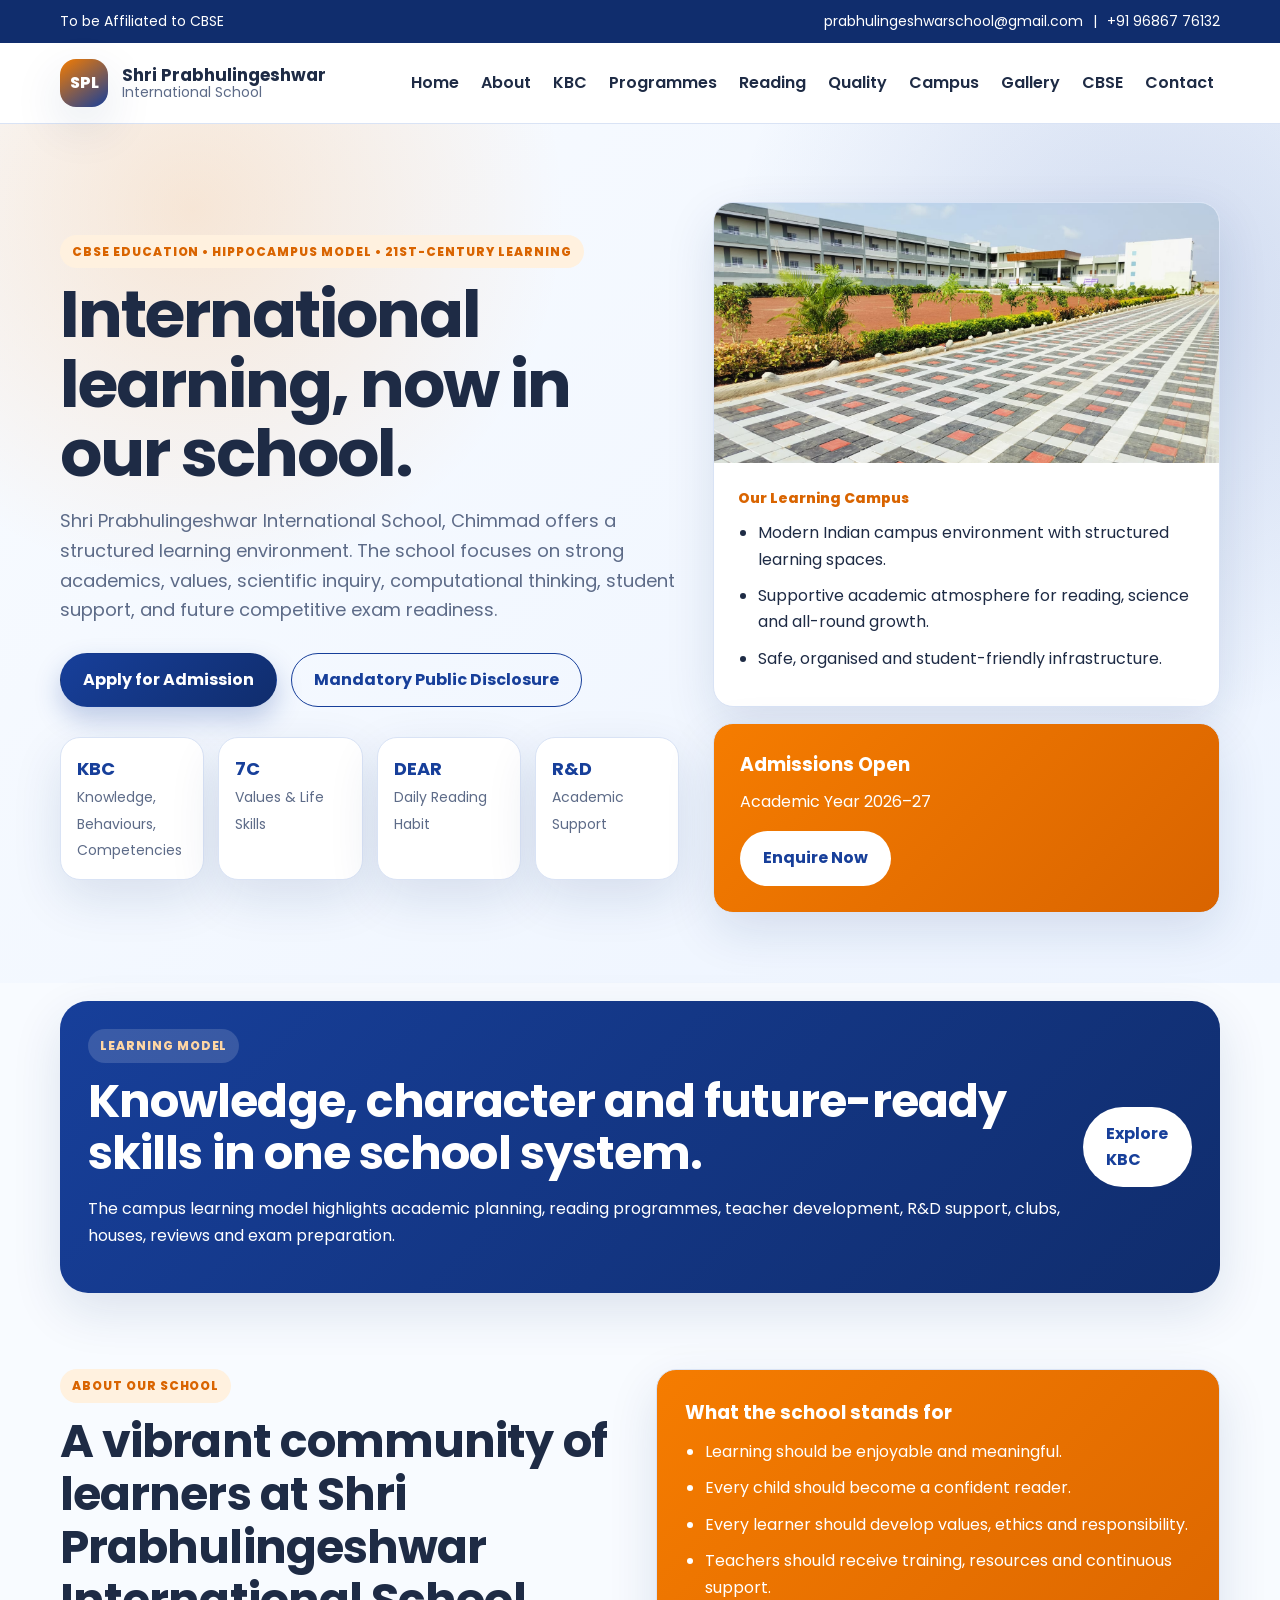
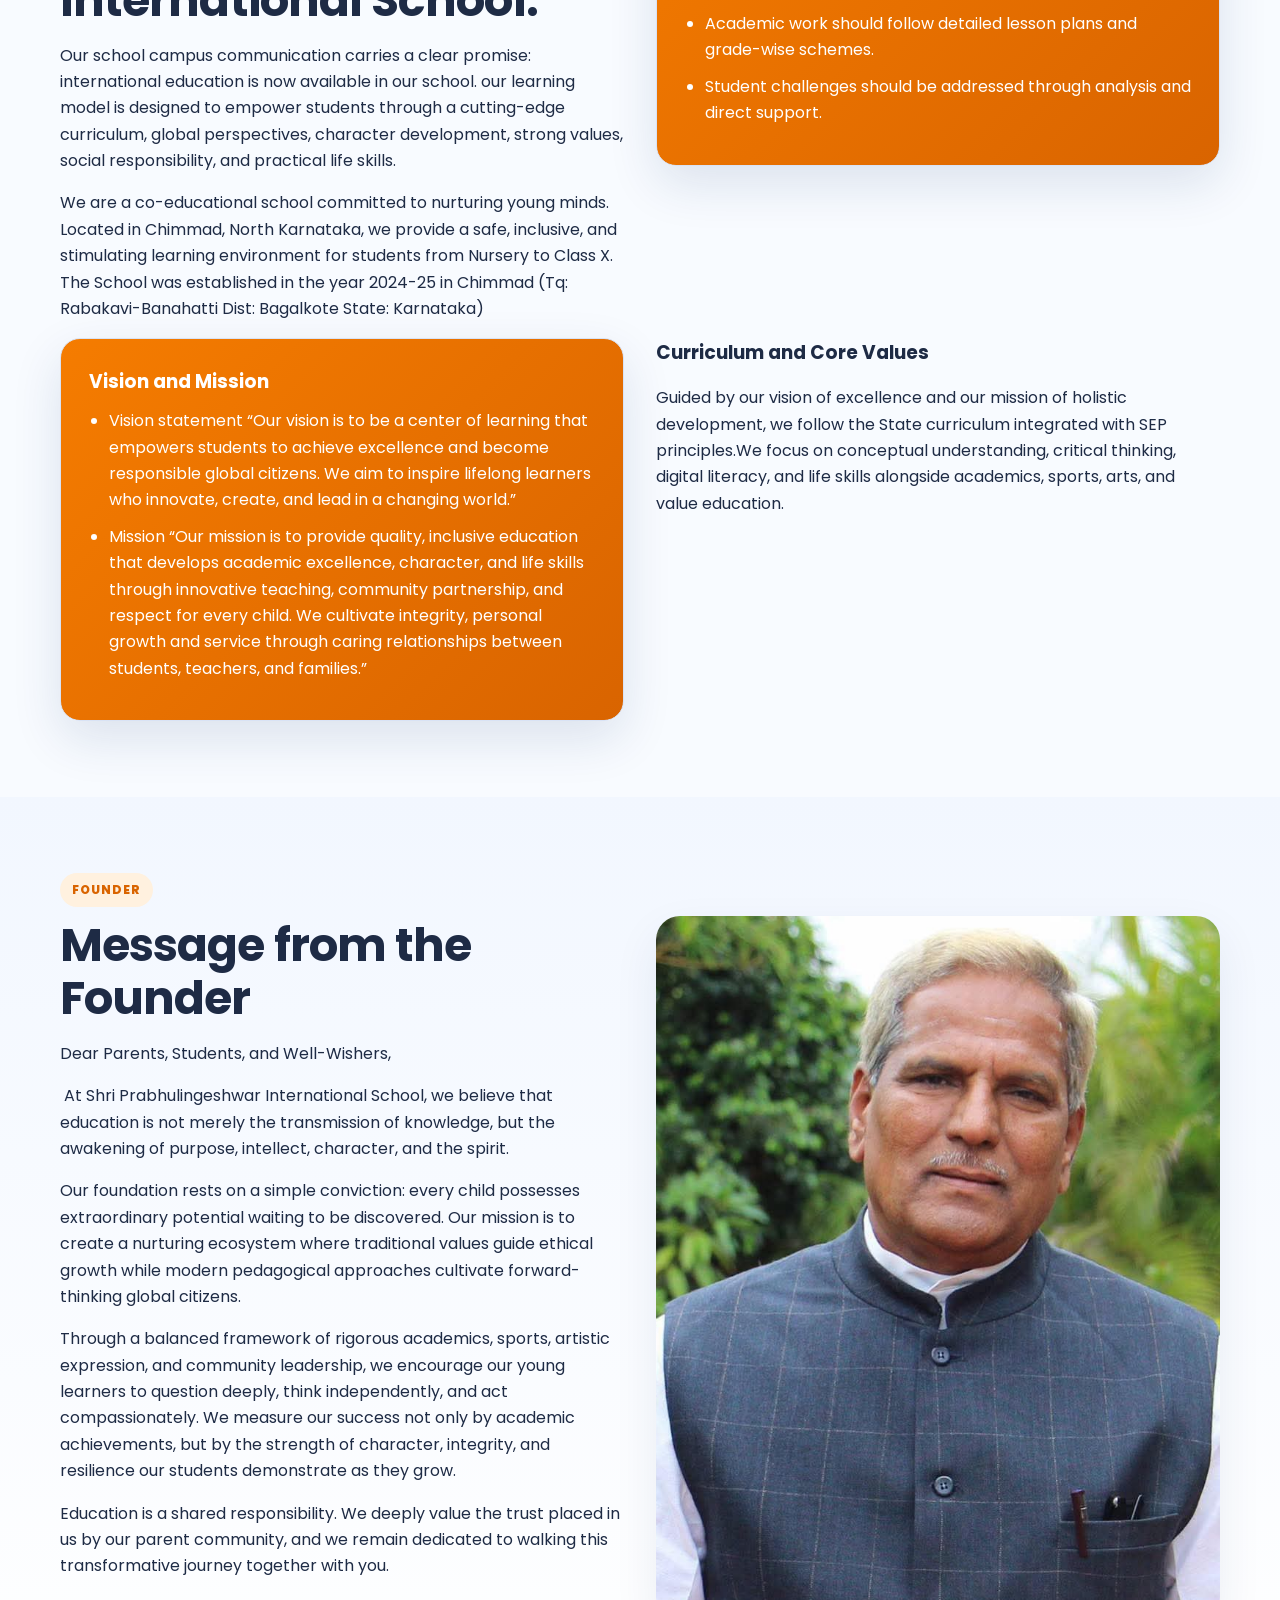
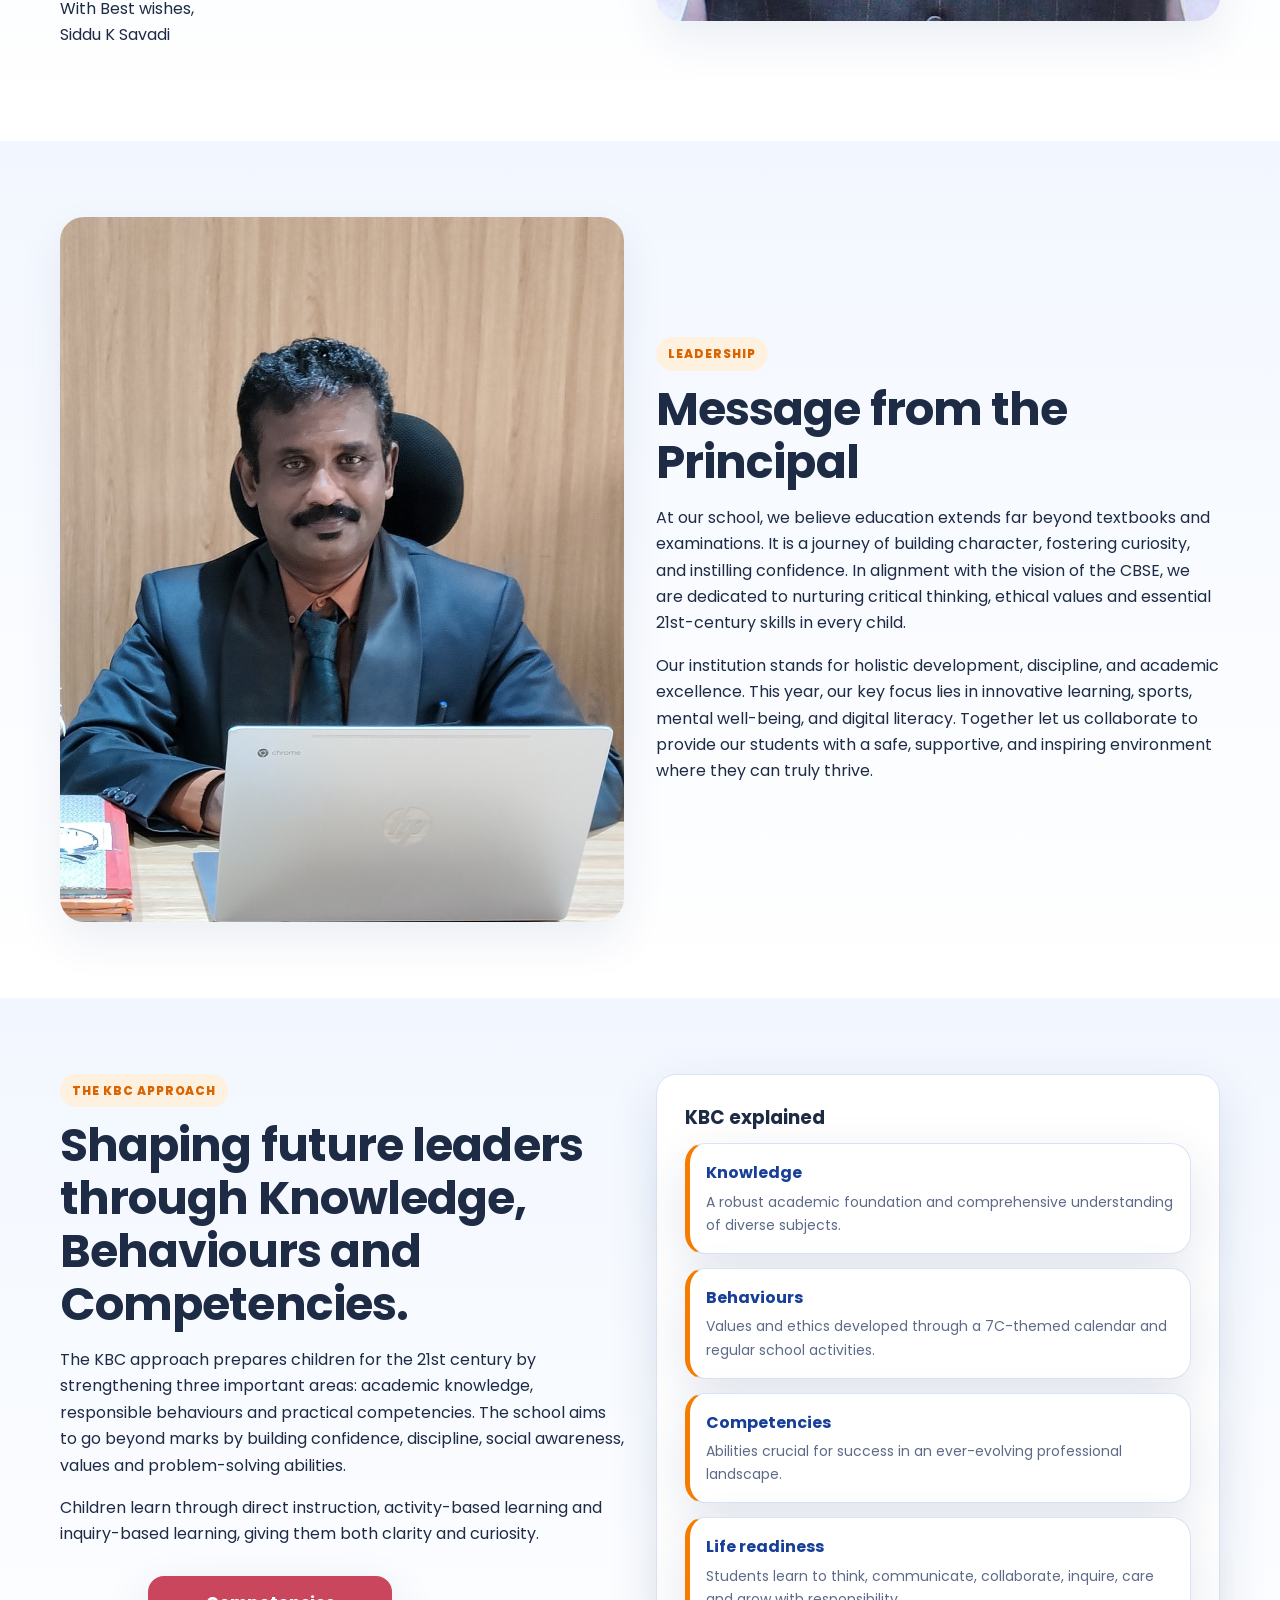
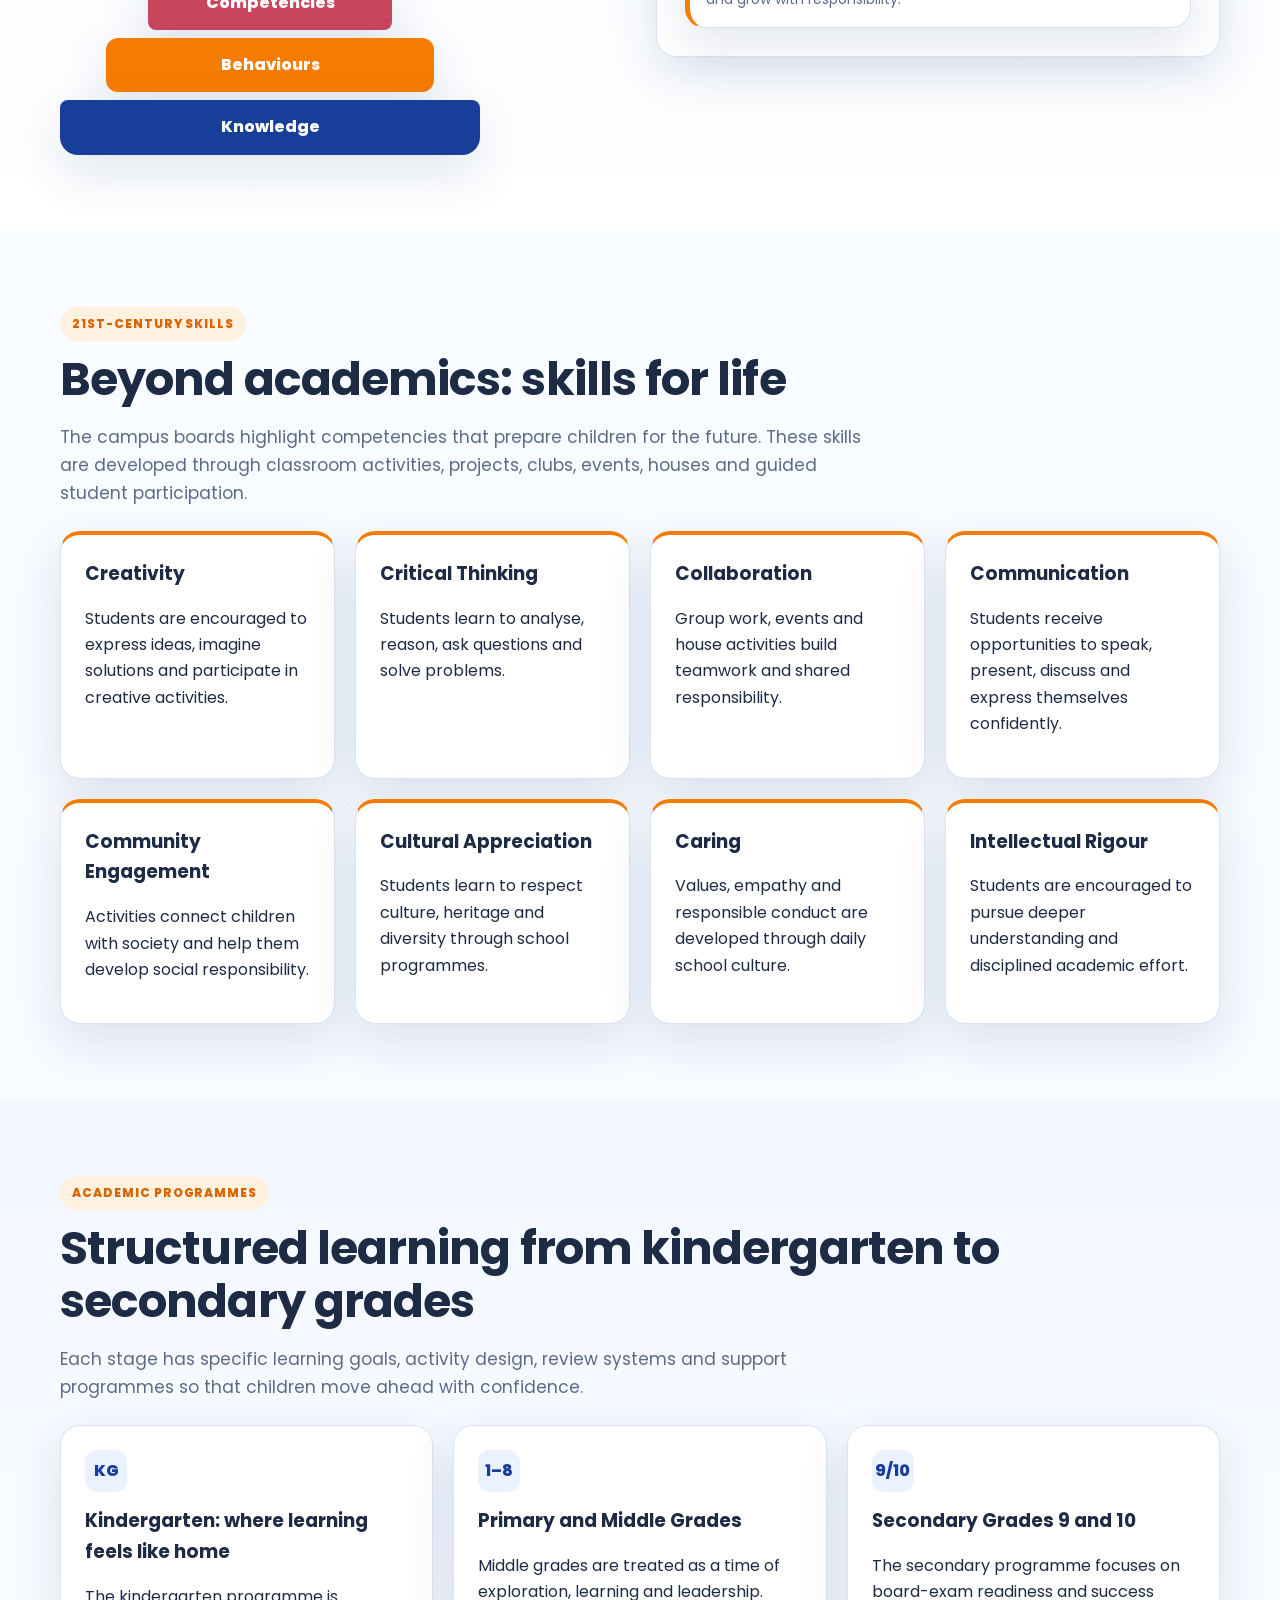
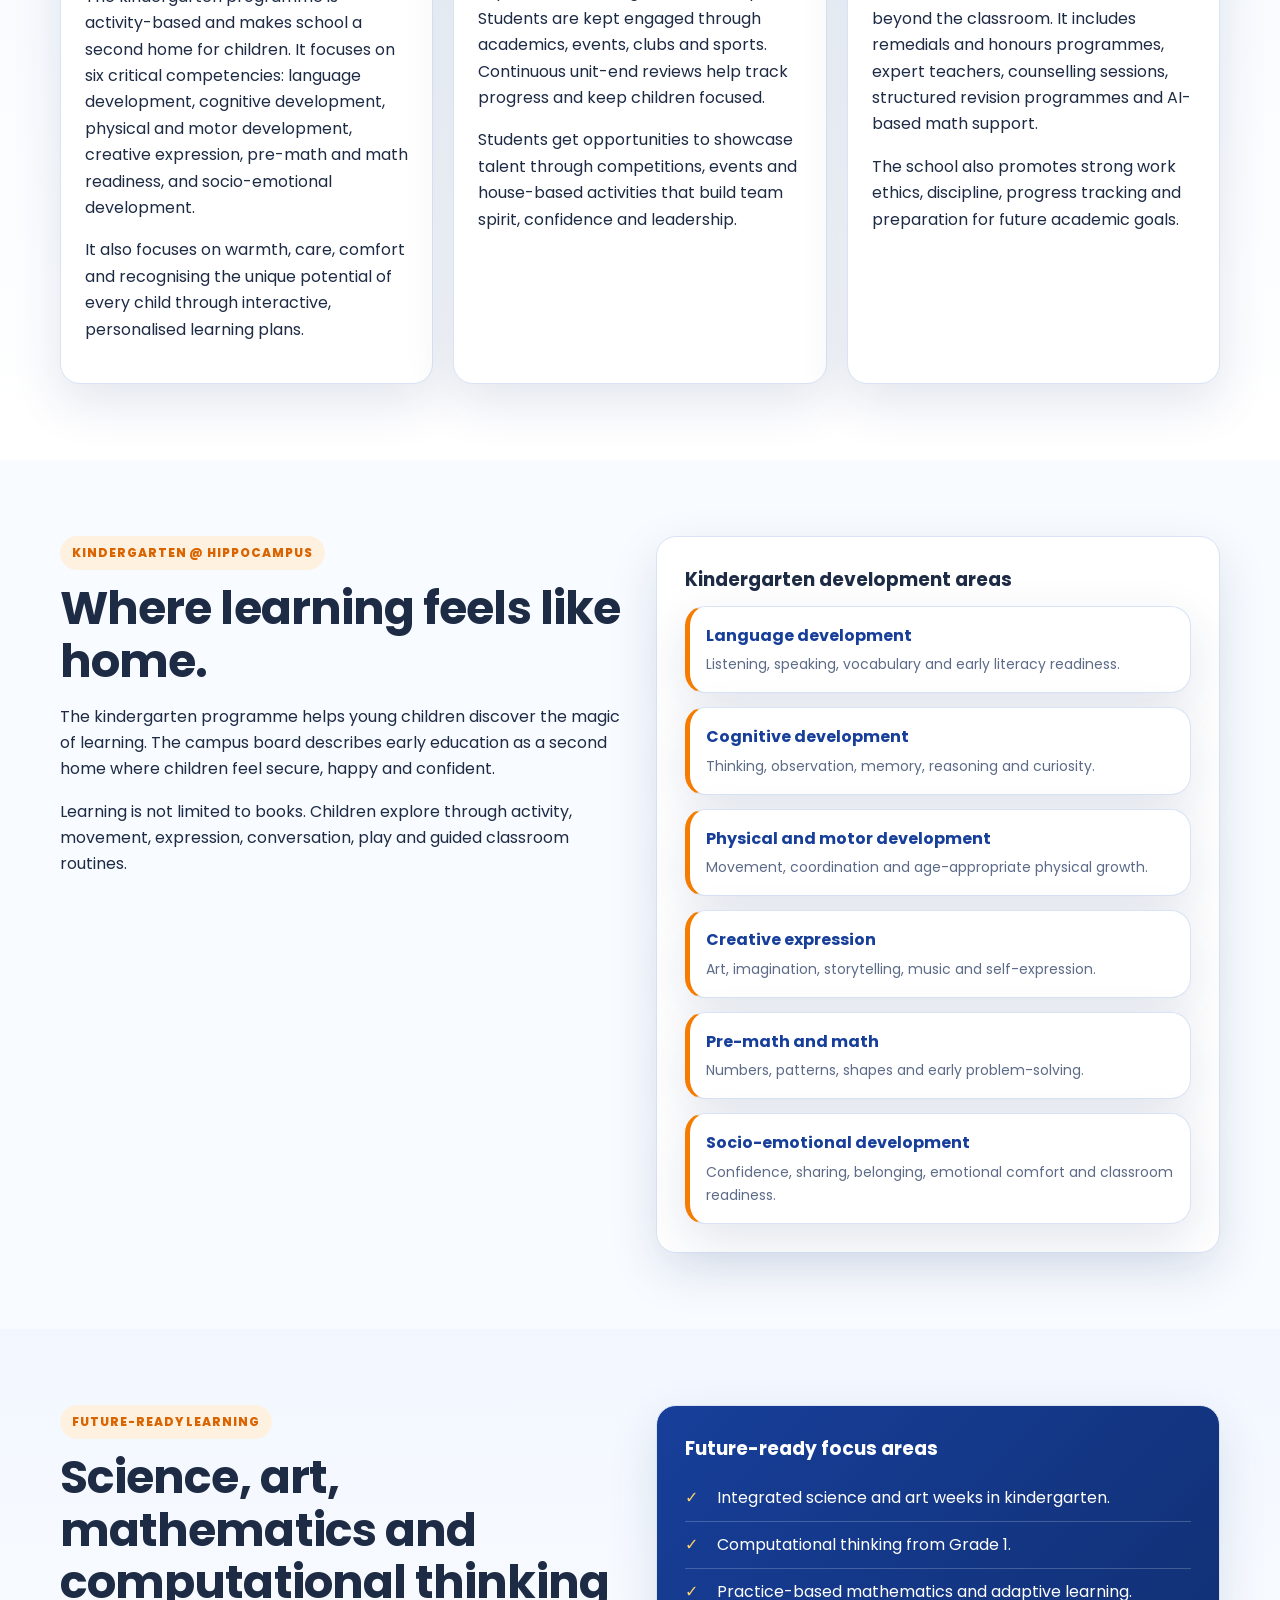
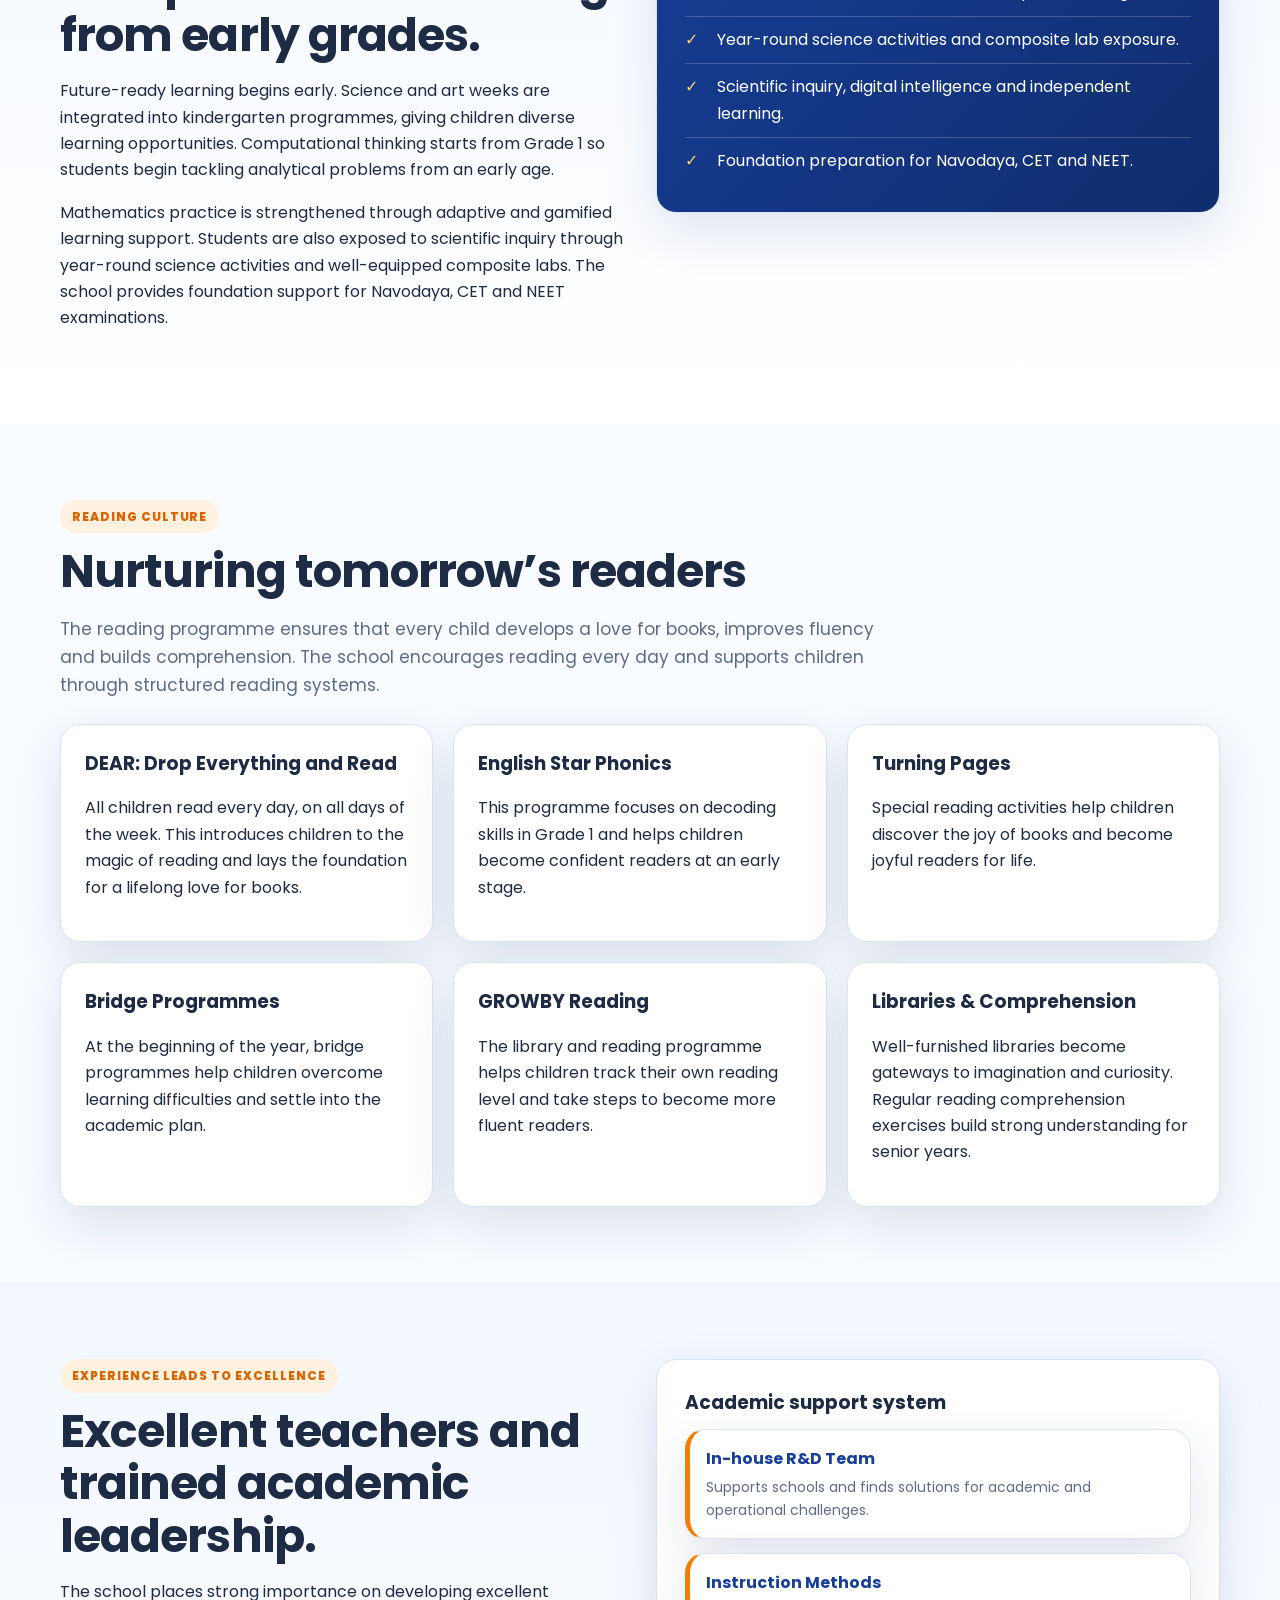
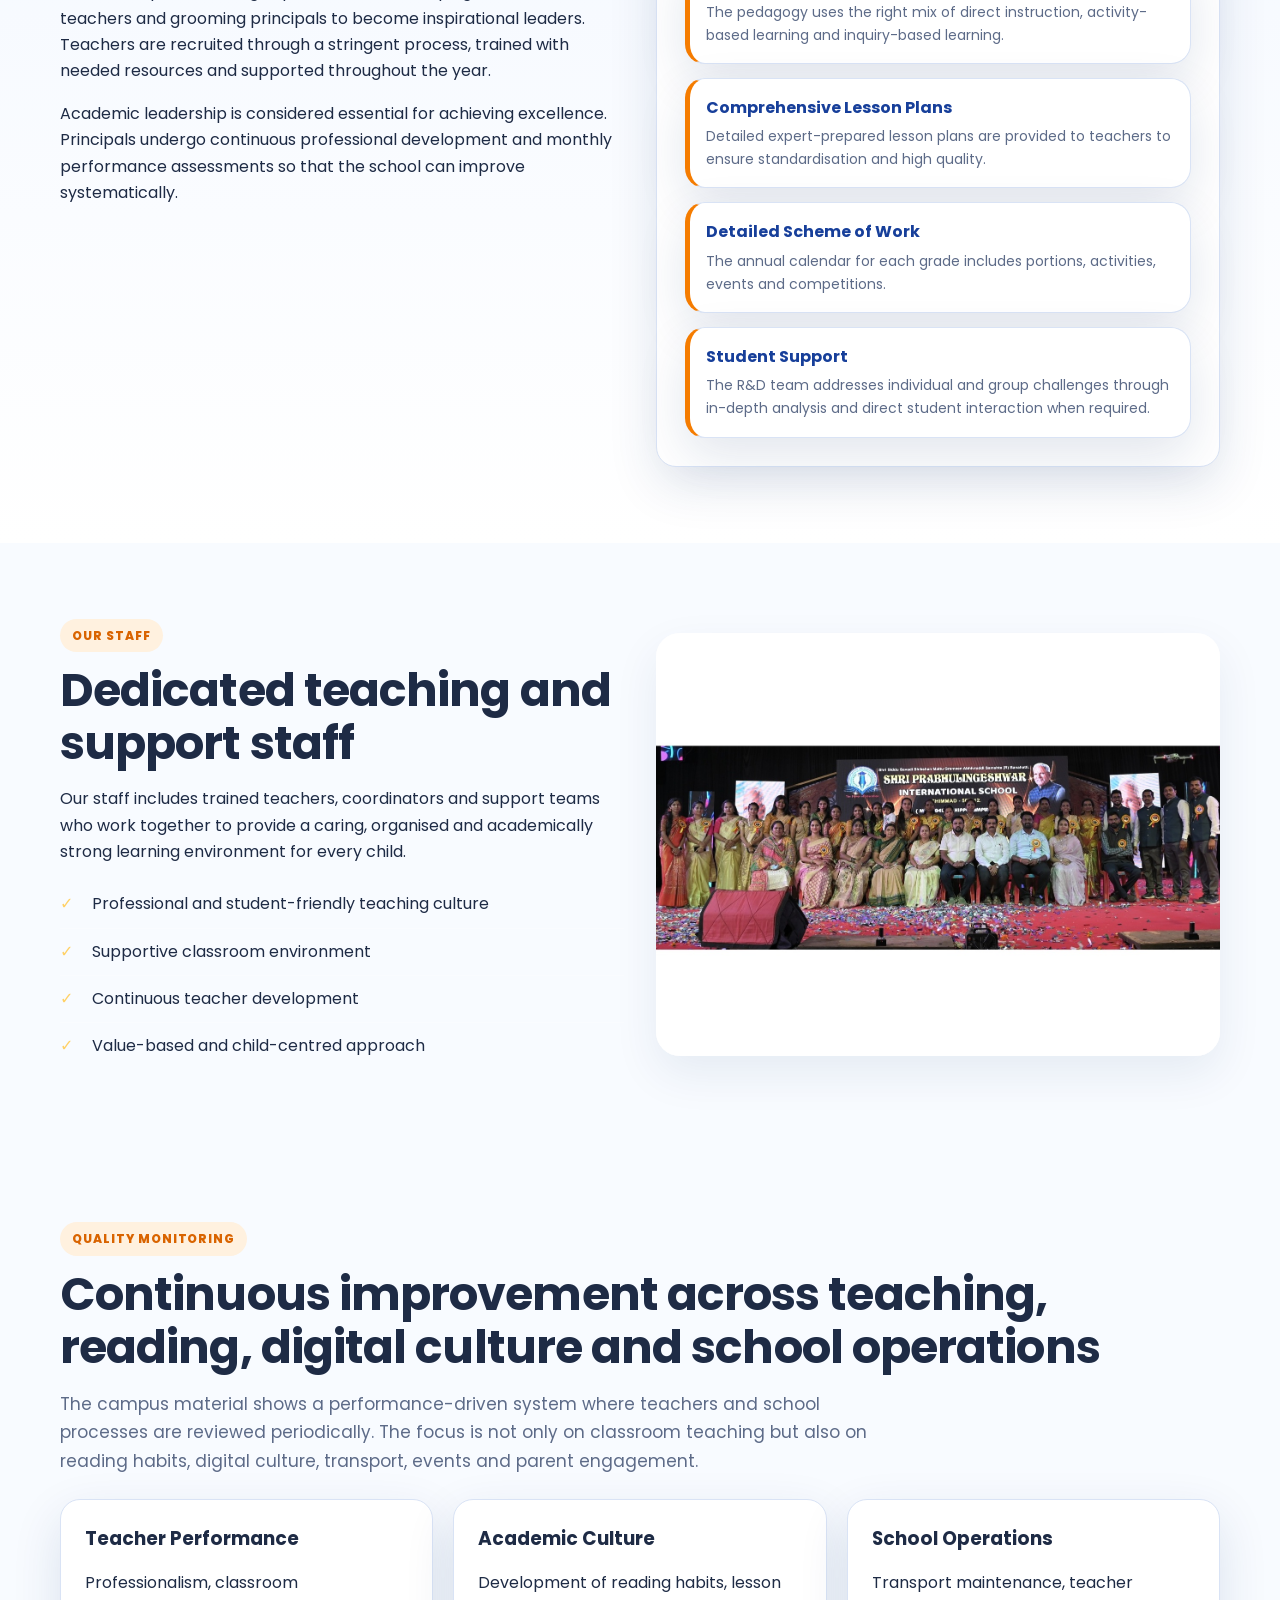
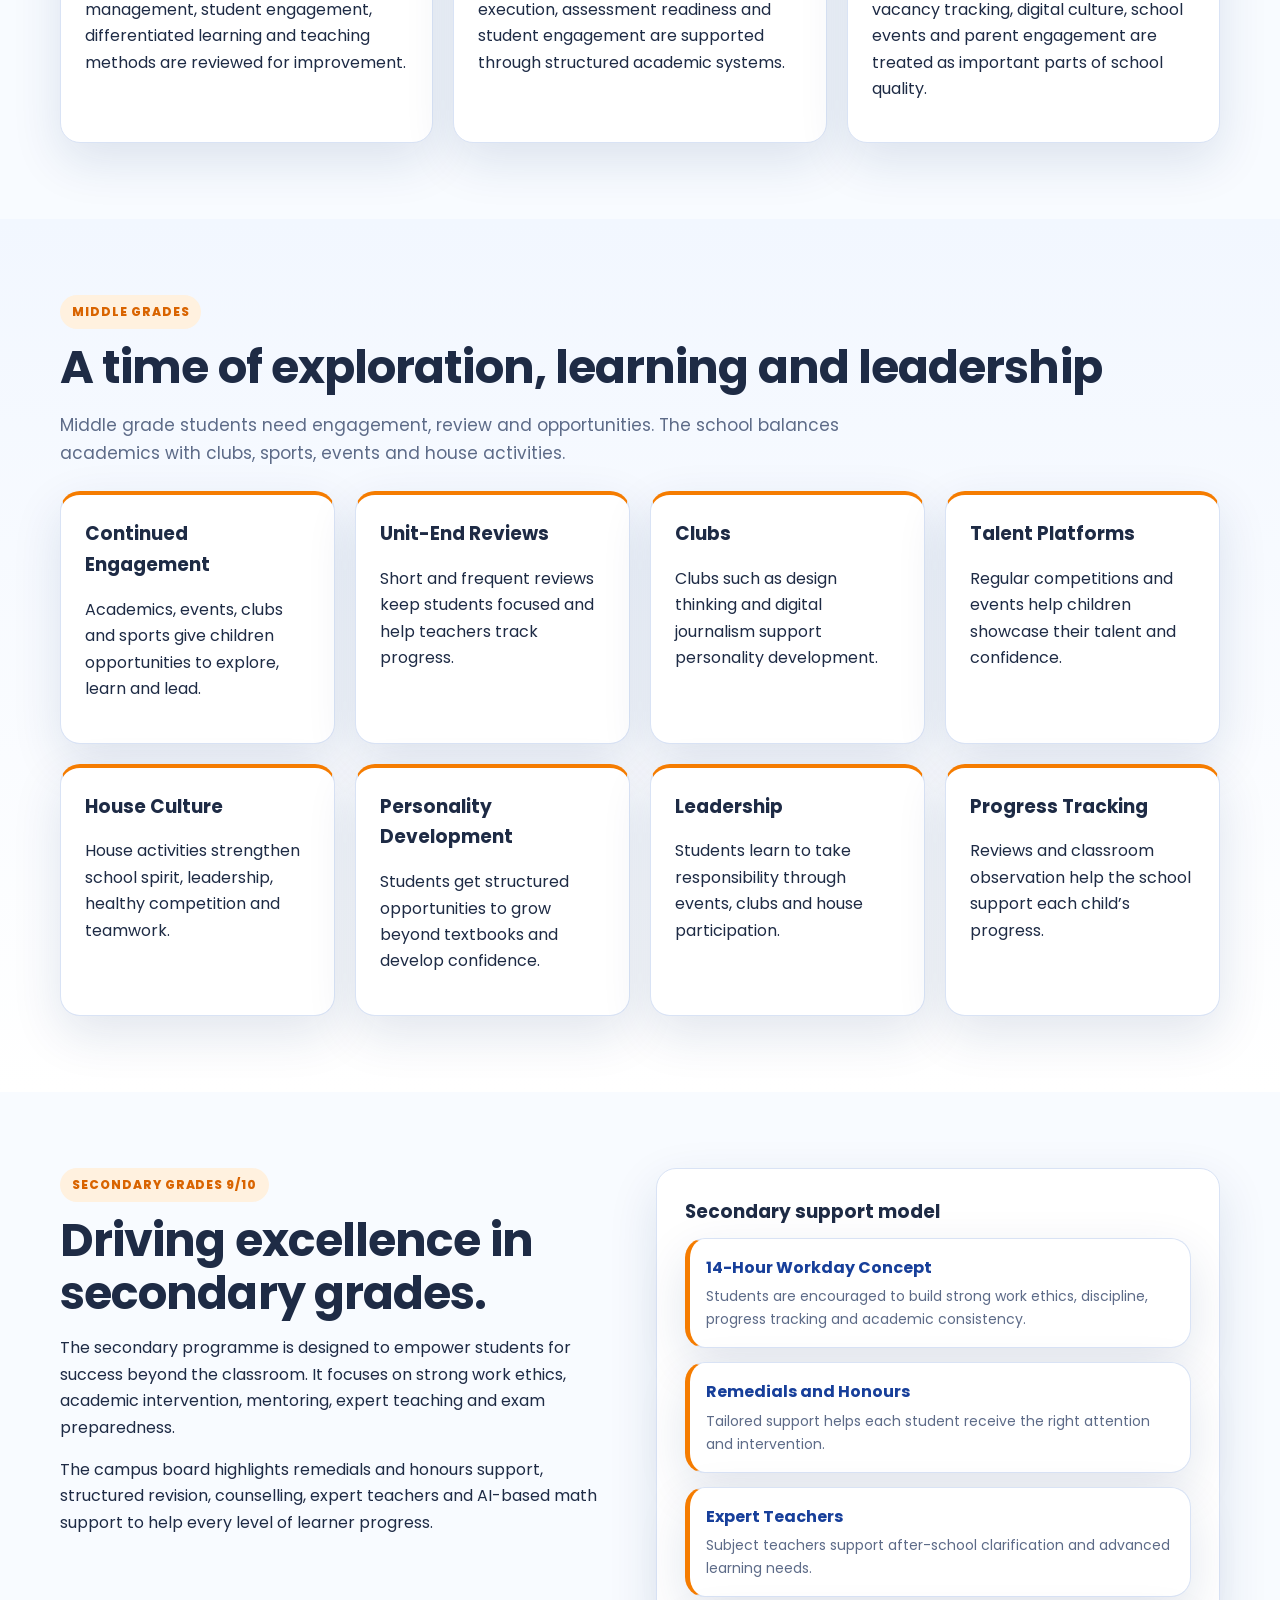
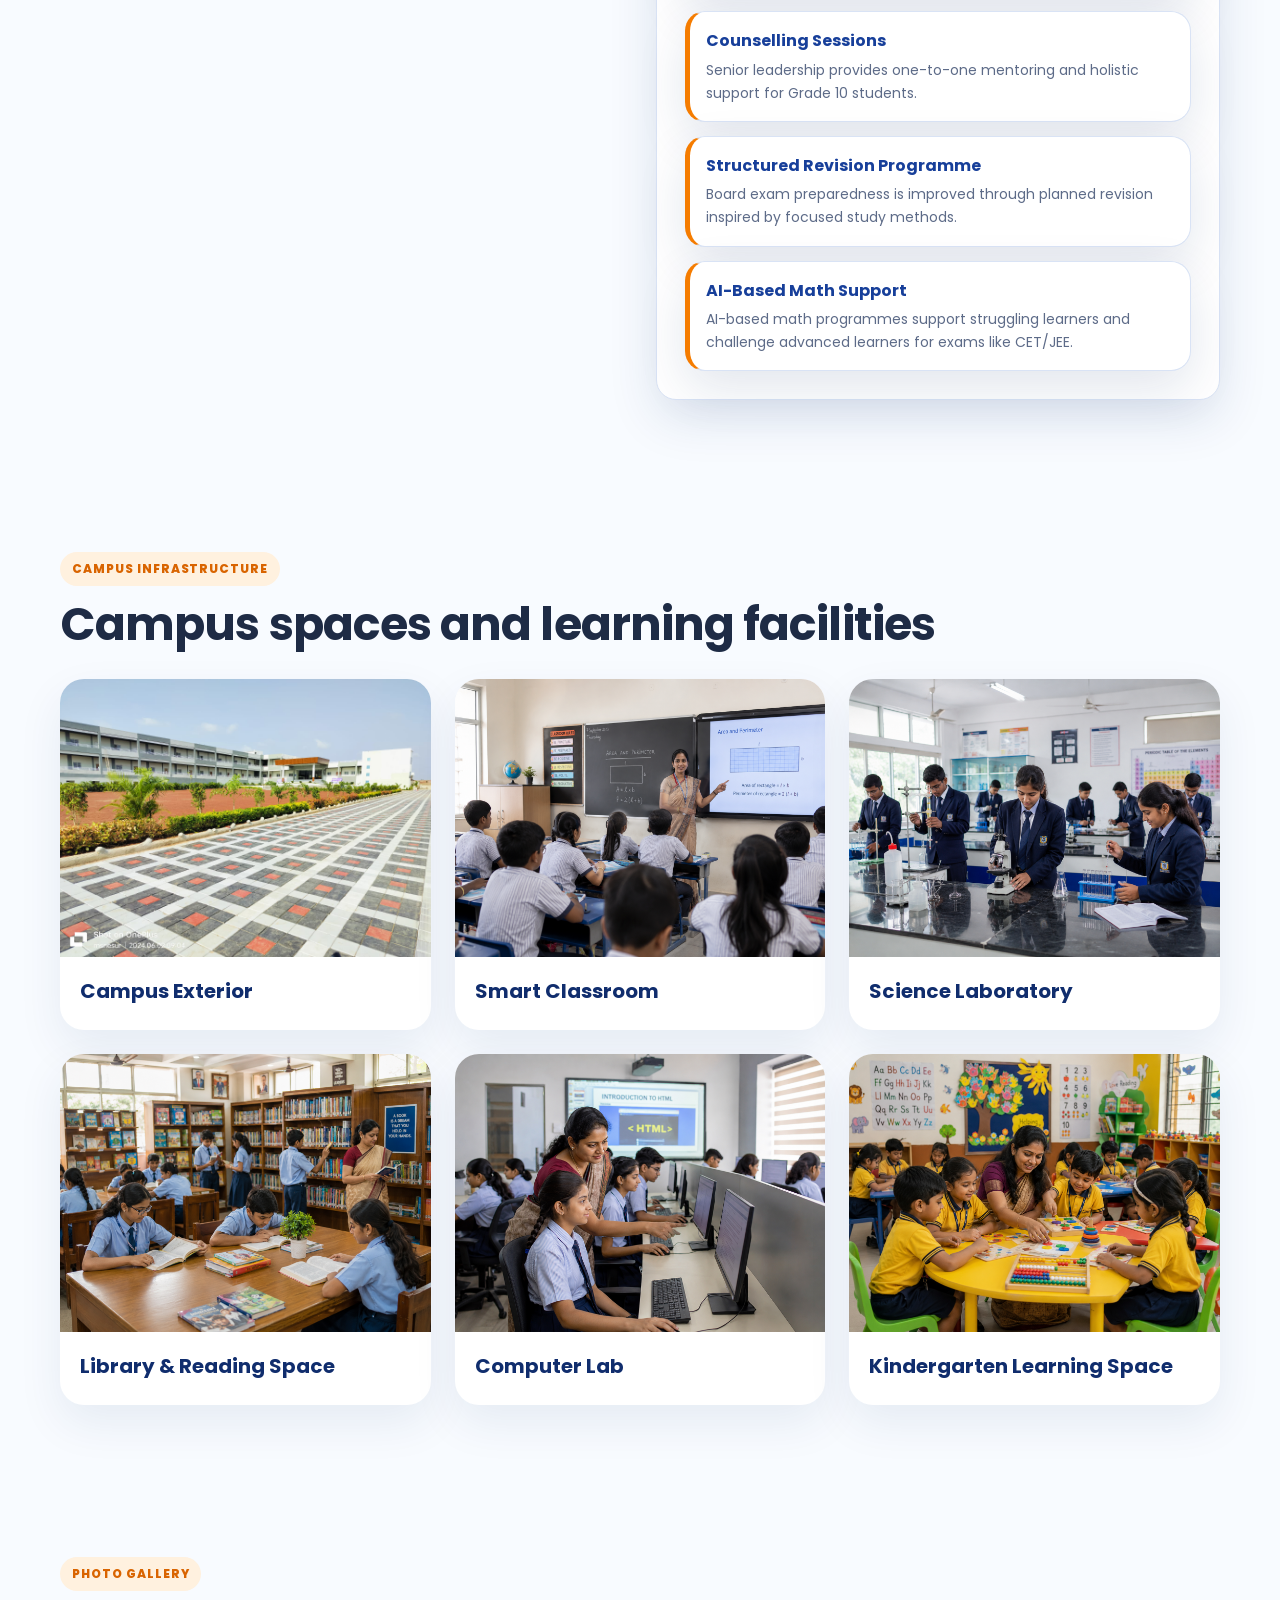
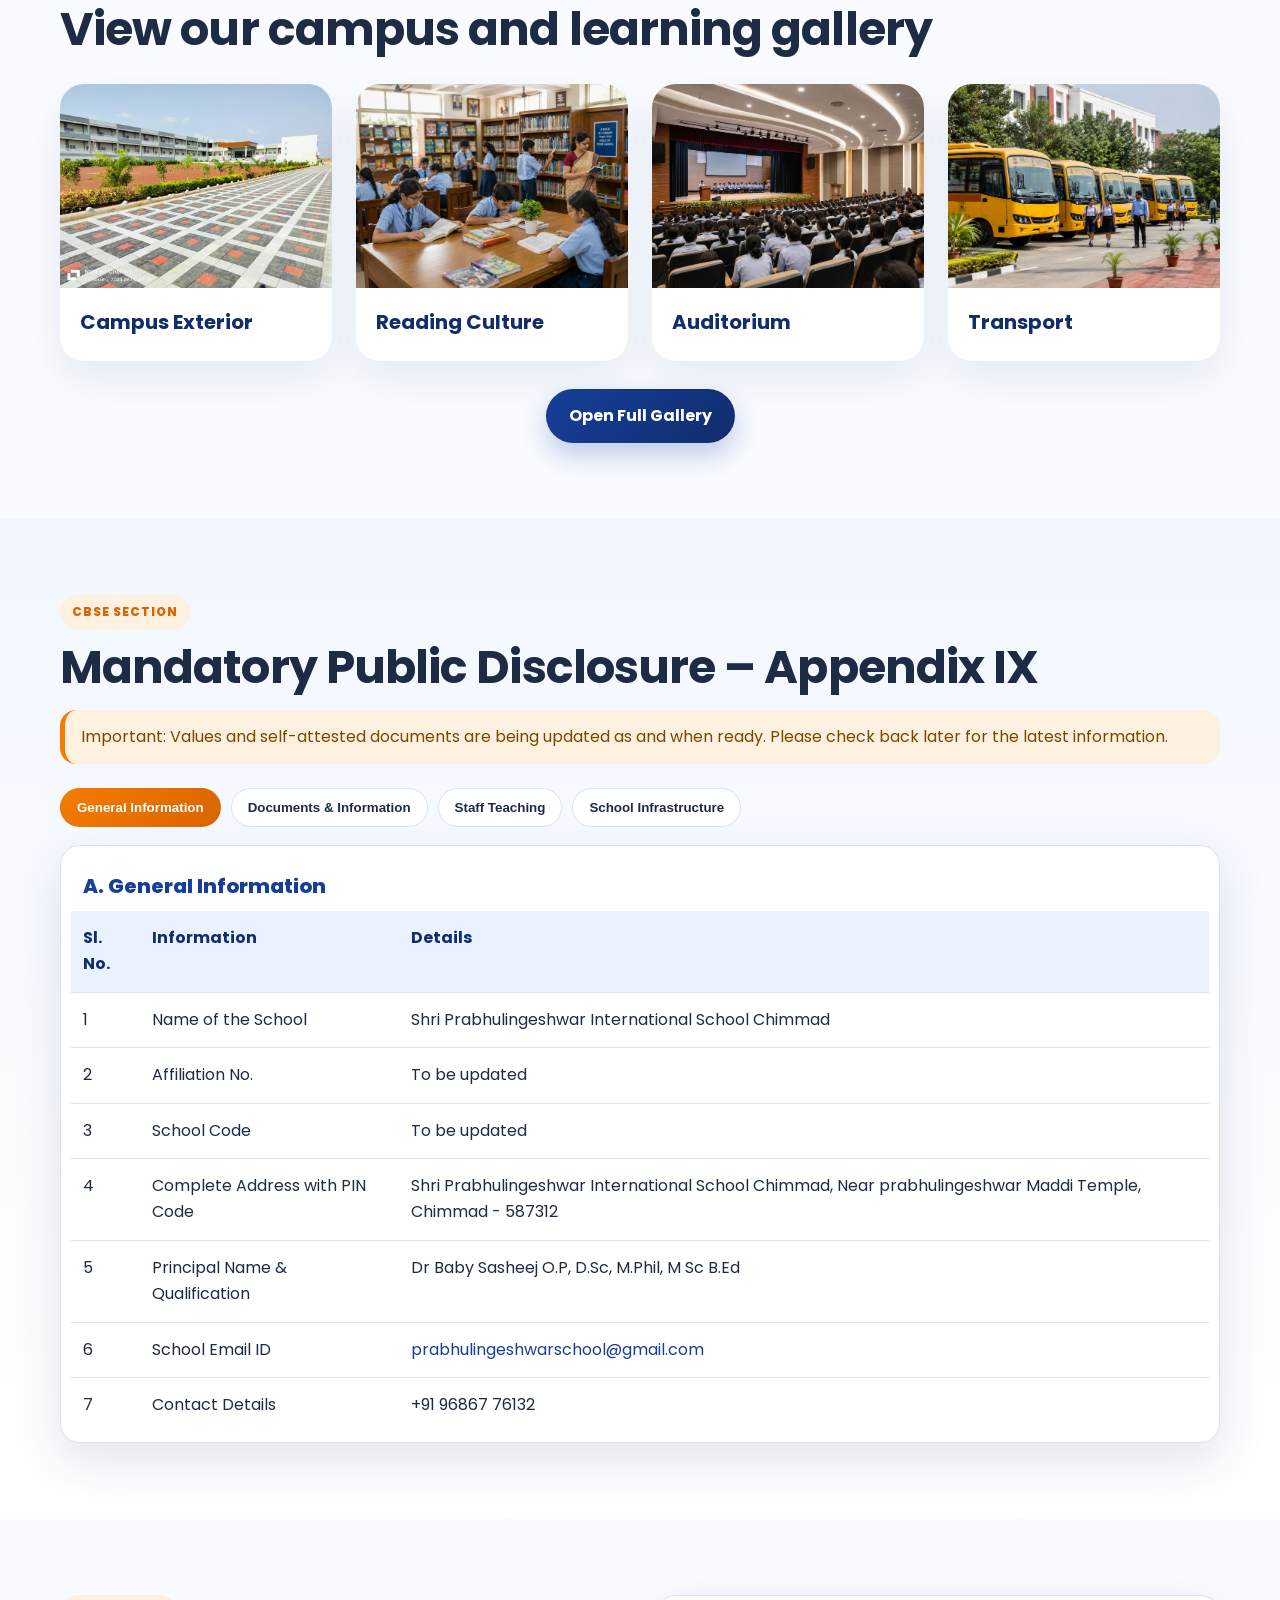
<file: index.html>
<!doctype html>
<html lang="en">

<head>
  <meta charset="utf-8" />
  <meta name="viewport" content="width=device-width, initial-scale=1" />
  <title>Shri Prabhulingeshwar International School</title>
  <meta name="description"
    content="Official website of Shri Prabhulingeshwar International School, Chimmad with CBSE disclosure, KBC learning approach, Hippocampus programmes, reading culture, R&D support and detailed school information." />
  <meta name="theme-color" content="#173f9a" />
  <link rel="icon" type="image/svg+xml" href="data:image/svg+xml,%3Csvg xmlns='http://www.w3.org/2000/svg' viewBox='0 0 64 64'%3E%3Crect width='64' height='64' rx='16' fill='%23173f9a'/%3E%3Cpath d='M12 23 32 13l20 10-20 10-20-10Zm7 7v12c8 7 18 7 26 0V30l-13 7-13-7Z' fill='%23fff'/%3E%3Ccircle cx='50' cy='39' r='5' fill='%23f57c00'/%3E%3C/svg%3E" />
  <link rel="stylesheet" href="styles.css" />
  <link rel="preconnect" href="https://fonts.googleapis.com">
  <link rel="preconnect" href="https://fonts.gstatic.com" crossorigin>
  <link href="https://fonts.googleapis.com/css2?family=Poppins:wght@400;500;600;700;800&display=swap" rel="stylesheet">
</head>

<body>
  <a class="skip-link" href="#main">Skip to main content</a>

  <header class="top-strip">
    <div class="container top-strip-inner">
      <div>To be Affiliated to CBSE</div>
      <div class="contact-quick">
        <a href="mailto:prabhulingeshwarschool@gmail.com">prabhulingeshwarschool@gmail.com</a>
        <span>|</span>
        <a href="tel:+919686776132">+91 96867 76132</a>
      </div>
    </div>
  </header>

  <nav class="navbar" aria-label="Primary navigation">
    <div class="container nav-wrap">
      <a class="brand" href="#home">
        <div class="brand-badge">SPL</div>
        <div class="brand-text">
          <strong>Shri Prabhulingeshwar</strong>
          <small>International School</small>
        </div>
      </a>

      <button class="menu-toggle" aria-expanded="false" aria-controls="main-menu" aria-label="Open navigation menu">☰</button>

      <ul id="main-menu" class="menu">
        <li><a href="#home">Home</a></li>
        <li><a href="#about-school">About</a></li>
        <li><a href="#kbc">KBC</a></li>
        <li><a href="#programmes">Programmes</a></li>
        <li><a href="#reading">Reading</a></li>
        <li><a href="#quality">Quality</a></li>
        <li><a href="#campus-infra">Campus</a></li>
        <li><a href="gallery.html">Gallery</a></li>
        <li><a href="#disclosure">CBSE</a></li>
        <li><a href="#contact">Contact</a></li>
      </ul>
    </div>
  </nav>

  <main id="main">
    <section id="home" class="hero">
      <div class="container hero-grid">
        <div class="hero-copy">
          <p class="tag">CBSE Education • Hippocampus Model • 21st-Century Learning</p>
          <h1>International learning, now in our school.</h1>
          <p class="hero-lead">
            Shri Prabhulingeshwar International School, Chimmad offers a
            structured learning environment. The school focuses on strong
            academics, values, scientific inquiry, computational thinking, student
            support, and future competitive exam readiness.</p>
          <div class="hero-actions">
            <a class="btn btn-primary" href="#admissions">Apply for Admission</a>
            <a class="btn btn-outline" href="#disclosure">Mandatory Public Disclosure</a>
          </div>
          <div class="quick-highlights">
            <div><strong>KBC</strong><span>Knowledge, Behaviours, Competencies</span></div>
            <div><strong>7C</strong><span>Values & Life Skills</span></div>
            <div><strong>DEAR</strong><span>Daily Reading Habit</span></div>
            <div><strong>R&D</strong><span>Academic Support</span></div>
          </div>
        </div>


        <div class="hero-panel">
          <div class="panel-card panel-main panel-photo-card">
            <img src="assets/school main building.jpg"
              alt="Shri Prabhulingeshwar International School campus building"
              class="hero-campus-photo">
            <div class="photo-card-content">
              <span class="panel-title">Our Learning Campus</span>
              <ul>
                <li>Modern Indian campus environment with structured learning spaces.</li>
                <li>Supportive academic atmosphere for reading, science and all-round growth.</li>
                <li>Safe, organised and student-friendly infrastructure.</li>
              </ul>
            </div>
          </div>
          <div class="panel-card panel-side">
            <h3>Admissions Open</h3>
            <p>Academic Year 2026–27</p>
            <a class="btn btn-light" href="#contact">Enquire Now</a>
          </div>
        </div>
      </div>
    </section>

    <section class="announcement">
      <div class="container announcement-inner">
        <div>
          <p class="section-label">Learning Model</p>
          <h2>Knowledge, character and future-ready skills in one school system.</h2>
          <p>The campus learning model highlights academic planning, reading programmes, teacher development, R&D
            support, clubs, houses, reviews and exam preparation.</p>
        </div>
        <a class="btn btn-white" href="#kbc">Explore KBC</a>
      </div>
    </section>

    <section id="about-school" class="section">
      <div class="container split-layout">
        <div>
          <p class="section-label">About Our School</p>
          <h2>A vibrant community of learners at Shri Prabhulingeshwar International School.</h2>
          <p>Our school campus communication carries a clear promise: international education is
            now available in our school. our learning model is designed to empower students
            through a cutting-edge curriculum, global perspectives, character development, strong
            values, social responsibility, and practical life skills.</p>
          <p>We are a co-educational school committed to nurturing young minds. Located in
            Chimmad, North Karnataka, we provide a safe, inclusive, and stimulating learning
            environment for students from Nursery to Class X. The School was established in
            the year 2024-25 in Chimmad (Tq: Rabakavi-Banahatti Dist: Bagalkote State:
            Karnataka)</p>
        </div>
        <div class="feature-box orange-box">
          <h3>What the school stands for</h3>
          <ul class="orange-list">
            <li>Learning should be enjoyable and meaningful.</li>
            <li>Every child should become a confident reader.</li>
            <li>Every learner should develop values, ethics and responsibility.</li>
            <li>Teachers should receive training, resources and continuous support.</li>
            <li>Academic work should follow detailed lesson plans and grade-wise schemes.</li>
            <li>Student challenges should be addressed through analysis and direct support.</li>
          </ul>
        </div>
      </div>
      <!-- </section>
    <section id="curriculum" class="section"> -->
      <div class="container split-layout">
        <div class="feature-box orange-box">
          <h3>Vision and Mission</h3>
          <ul class="orange-list">
            <li>Vision statement
              “Our vision is to be a center of learning that empowers students to achieve excellence and
              become responsible global citizens. We aim to inspire lifelong learners who innovate, create,
              and lead in a changing world.”</li>
            <li>Mission
              “Our mission is to provide quality, inclusive education that develops academic excellence,
              character, and life skills through innovative teaching, community partnership, and respect for
              every child. We cultivate integrity, personal growth and service through caring relationships
              between students, teachers, and families.”</li>
          </ul>
        </div>
        <div>
          <h3>Curriculum and Core Values</h3>
          <p>
            Guided by our vision of excellence and our mission of holistic development,
            we follow the State curriculum integrated with SEP principles.We focus on
            conceptual understanding, critical thinking, digital literacy, and life skills alongside
            academics, sports, arts, and value education.</p>
        </div>
      </div>
    </section>

    <section id="leadership_founder" class="section section-soft">
      <div class="container split-layout leadership-layout">
        <div>
          <p class="section-label">Founder</p>
          <h2>Message from the Founder</h2>
            <p>Dear Parents, Students, and Well-Wishers,</p>
            <p>
              ​ At Shri Prabhulingeshwar International School, we believe that education is not merely the
              transmission of knowledge, but the awakening of purpose, intellect, character, and the spirit.
            </p>
            <p>
              ​Our foundation rests on a simple conviction: every child possesses extraordinary potential waiting to
              be discovered. Our mission is to create a nurturing ecosystem where traditional values guide ethical
              growth while modern pedagogical approaches cultivate forward-thinking global citizens.
            </p>
            <p>
              ​Through a balanced framework of rigorous academics, sports, artistic expression, and community
              leadership, we encourage our young learners to question deeply, think independently, and act
              compassionately. We measure our success not only by academic achievements, but by the strength
              of character, integrity, and resilience our students demonstrate as they grow.
            </p>
            <p>
              ​Education is a shared responsibility. We deeply value the trust placed in us by our parent community,
              and we remain dedicated to walking this transformative journey together with you.
            </p>
            <p>
              With ​Best wishes,
              <br>​Siddu K Savadi
            </p>
        </div>
        <div class="image-card">
          <img src="assets/Shri Siddu K Savadi founder.jpg" alt="Founder portrait" class="section-photo portrait-photo">
        </div>
      </div>
    </section>

    <section id="leadership" class="section section-soft">
      <div class="container split-layout leadership-layout">
        <div class="image-card">
          <img src="assets/principal.jpg" alt="Principal portrait" class="section-photo portrait-photo">
        </div>
        <div>
          <p class="section-label">Leadership</p>
          <h2>Message from the Principal</h2>
          <p>At our school, we believe education extends far beyond textbooks
            and examinations. It is a journey of building character, fostering
            curiosity, and instilling confidence. In alignment with the vision of
            the CBSE, we are dedicated to nurturing critical thinking, ethical
            values and essential 21st-century skills in every child.
          </p>
          <p>Our institution stands for holistic development, discipline, and
            academic excellence. This year, our key focus lies in innovative
            learning, sports, mental well-being, and digital literacy. Together let
            us collaborate to provide our students with a safe, supportive, and
            inspiring environment where they can truly thrive.</p>
        </div>
      </div>
    </section>

    <section id="kbc" class="section section-soft">
      <div class="container split-layout">
        <div>
          <p class="section-label">The KBC Approach</p>
          <h2>Shaping future leaders through Knowledge, Behaviours and Competencies.</h2>
          <p>The KBC approach prepares children for the 21st century by strengthening three important areas: academic
            knowledge, responsible behaviours and practical competencies. The school aims to go beyond marks by building
            confidence, discipline, social awareness, values and problem-solving abilities.</p>
          <p>Children learn through direct instruction, activity-based learning and inquiry-based learning, giving them
            both clarity and curiosity.</p>
          <div class="kbc-pyramid" aria-label="Knowledge Behaviours Competencies">
            <div class="kbc-layer layer-1">Competencies</div>
            <div class="kbc-layer layer-2">Behaviours</div>
            <div class="kbc-layer layer-3">Knowledge</div>
          </div>
        </div>
        <div class="feature-box">
          <h3>KBC explained</h3>
          <div class="feature-list one-col">
            <div class="feature-item"><strong>Knowledge</strong><span>A robust academic foundation and comprehensive
                understanding of diverse subjects.</span></div>
            <div class="feature-item"><strong>Behaviours</strong><span>Values and ethics developed through a 7C-themed
                calendar and regular school activities.</span></div>
            <div class="feature-item"><strong>Competencies</strong><span>Abilities crucial for success in an
                ever-evolving professional landscape.</span></div>
            <div class="feature-item"><strong>Life readiness</strong><span>Students learn to think, communicate,
                collaborate, inquire, care and grow with responsibility.</span></div>
          </div>
        </div>
      </div>
    </section>

    <section id="competencies" class="section">
      <div class="container">
        <p class="section-label">21st-Century Skills</p>
        <h2>Beyond academics: skills for life</h2>
        <p class="section-intro">The campus boards highlight competencies that prepare children for the future. These
          skills are developed through classroom activities, projects, clubs, events, houses and guided student
          participation.</p>
        <div class="card-grid four">
          <article class="facility-card">
            <h3>Creativity</h3>
            <p>Students are encouraged to express ideas, imagine solutions and participate in creative activities.</p>
          </article>
          <article class="facility-card">
            <h3>Critical Thinking</h3>
            <p>Students learn to analyse, reason, ask questions and solve problems.</p>
          </article>
          <article class="facility-card">
            <h3>Collaboration</h3>
            <p>Group work, events and house activities build teamwork and shared responsibility.</p>
          </article>
          <article class="facility-card">
            <h3>Communication</h3>
            <p>Students receive opportunities to speak, present, discuss and express themselves confidently.</p>
          </article>
          <article class="facility-card">
            <h3>Community Engagement</h3>
            <p>Activities connect children with society and help them develop social responsibility.</p>
          </article>
          <article class="facility-card">
            <h3>Cultural Appreciation</h3>
            <p>Students learn to respect culture, heritage and diversity through school programmes.</p>
          </article>
          <article class="facility-card">
            <h3>Caring</h3>
            <p>Values, empathy and responsible conduct are developed through daily school culture.</p>
          </article>
          <article class="facility-card">
            <h3>Intellectual Rigour</h3>
            <p>Students are encouraged to pursue deeper understanding and disciplined academic effort.</p>
          </article>
        </div>
      </div>
    </section>

    <section id="programmes" class="section section-soft">
      <div class="container">
        <p class="section-label">Academic Programmes</p>
        <h2>Structured learning from kindergarten to secondary grades</h2>
        <p class="section-intro">Each stage has specific learning goals, activity design, review systems and support
          programmes so that children move ahead with confidence.</p>
        <div class="card-grid three">
          <article class="info-card">
            <span class="card-number">KG</span>
            <h3>Kindergarten: where learning feels like home</h3>
            <p>The kindergarten programme is activity-based and makes school a second home for children. It focuses on
              six critical competencies: language development, cognitive development, physical and motor development,
              creative expression, pre-math and math readiness, and socio-emotional development.</p>
            <p>It also focuses on warmth, care, comfort and recognising the unique potential of every child through
              interactive, personalised learning plans.</p>
          </article>
          <article class="info-card">
            <span class="card-number">1–8</span>
            <h3>Primary and Middle Grades</h3>
            <p>Middle grades are treated as a time of exploration, learning and leadership. Students are kept engaged
              through academics, events, clubs and sports. Continuous unit-end reviews help track progress and keep
              children focused.</p>
            <p>Students get opportunities to showcase talent through competitions, events and house-based activities
              that build team spirit, confidence and leadership.</p>
          </article>
          <article class="info-card">
            <span class="card-number">9/10</span>
            <h3>Secondary Grades 9 and 10</h3>
            <p>The secondary programme focuses on board-exam readiness and success beyond the classroom. It includes
              remedials and honours programmes, expert teachers, counselling sessions, structured revision programmes
              and AI-based math support.</p>
            <p>The school also promotes strong work ethics, discipline, progress tracking and preparation for future
              academic goals.</p>
          </article>
        </div>
      </div>
    </section>

    <section id="kindergarten" class="section">
      <div class="container split-layout">
        <div>
          <p class="section-label">Kindergarten @ Hippocampus</p>
          <h2>Where learning feels like home.</h2>
          <p>The kindergarten programme helps young children discover the magic of learning. The campus board describes
            early education as a second home where children feel secure, happy and confident.</p>
          <p>Learning is not limited to books. Children explore through activity, movement, expression, conversation,
            play and guided classroom routines.</p>
        </div>
        <div class="feature-box">
          <h3>Kindergarten development areas</h3>
          <div class="feature-list one-col">
            <div class="feature-item"><strong>Language development</strong><span>Listening, speaking, vocabulary and
                early literacy readiness.</span></div>
            <div class="feature-item"><strong>Cognitive development</strong><span>Thinking, observation, memory,
                reasoning and curiosity.</span></div>
            <div class="feature-item"><strong>Physical and motor development</strong><span>Movement, coordination and
                age-appropriate physical growth.</span></div>
            <div class="feature-item"><strong>Creative expression</strong><span>Art, imagination, storytelling, music
                and self-expression.</span></div>
            <div class="feature-item"><strong>Pre-math and math</strong><span>Numbers, patterns, shapes and early
                problem-solving.</span></div>
            <div class="feature-item"><strong>Socio-emotional development</strong><span>Confidence, sharing, belonging,
                emotional comfort and classroom readiness.</span></div>
          </div>
        </div>
      </div>
    </section>

    <section id="future-ready" class="section section-soft">
      <div class="container split-layout">
        <div>
          <p class="section-label">Future-Ready Learning</p>
          <h2>Science, art, mathematics and computational thinking from early grades.</h2>
          <p>Future-ready learning begins early. Science and art weeks are integrated into kindergarten programmes,
            giving children diverse learning opportunities. Computational thinking starts from Grade 1 so students begin
            tackling analytical problems from an early age.</p>
          <p>Mathematics practice is strengthened through adaptive and gamified learning support. Students are also
            exposed to scientific inquiry through year-round science activities and well-equipped composite labs. The
            school provides foundation support for Navodaya, CET and NEET examinations.</p>
        </div>
        <div class="feature-box blue-box">
          <h3>Future-ready focus areas</h3>
          <ul class="check-list">
            <li>Integrated science and art weeks in kindergarten.</li>
            <li>Computational thinking from Grade 1.</li>
            <li>Practice-based mathematics and adaptive learning.</li>
            <li>Year-round science activities and composite lab exposure.</li>
            <li>Scientific inquiry, digital intelligence and independent learning.</li>
            <li>Foundation preparation for Navodaya, CET and NEET.</li>
          </ul>
        </div>
      </div>
    </section>

    <section id="reading" class="section">
      <div class="container">
        <p class="section-label">Reading Culture</p>
        <h2>Nurturing tomorrow’s readers</h2>
        <p class="section-intro">The reading programme ensures that every child develops a love for books, improves
          fluency and builds comprehension. The school encourages reading every day and supports children through
          structured reading systems.</p>
        <div class="card-grid three">
          <article class="info-card">
            <h3>DEAR: Drop Everything and Read</h3>
            <p>All children read every day, on all days of the week. This introduces children to the magic of reading
              and lays the foundation for a lifelong love for books.</p>
          </article>
          <article class="info-card">
            <h3>English Star Phonics</h3>
            <p>This programme focuses on decoding skills in Grade 1 and helps children become confident readers at an
              early stage.</p>
          </article>
          <article class="info-card">
            <h3>Turning Pages</h3>
            <p>Special reading activities help children discover the joy of books and become joyful readers for life.
            </p>
          </article>
          <article class="info-card">
            <h3>Bridge Programmes</h3>
            <p>At the beginning of the year, bridge programmes help children overcome learning difficulties and settle
              into the academic plan.</p>
          </article>
          <article class="info-card">
            <h3>GROWBY Reading</h3>
            <p>The library and reading programme helps children track their own reading level and take steps to become
              more fluent readers.</p>
          </article>
          <article class="info-card">
            <h3>Libraries & Comprehension</h3>
            <p>Well-furnished libraries become gateways to imagination and curiosity. Regular reading comprehension
              exercises build strong understanding for senior years.</p>
          </article>
        </div>
      </div>
    </section>

    <section id="teachers" class="section section-soft">
      <div class="container split-layout">
        <div>
          <p class="section-label">Experience Leads to Excellence</p>
          <h2>Excellent teachers and trained academic leadership.</h2>
          <p>The school places strong importance on developing excellent teachers and grooming principals to become
            inspirational leaders. Teachers are recruited through a stringent process, trained with needed resources and
            supported throughout the year.</p>
          <p>Academic leadership is considered essential for achieving excellence. Principals undergo continuous
            professional development and monthly performance assessments so that the school can improve systematically.
          </p>
        </div>
        <div class="feature-box">
          <h3>Academic support system</h3>
          <div class="feature-list one-col">
            <div class="feature-item"><strong>In-house R&D Team</strong><span>Supports schools and finds solutions for
                academic and operational challenges.</span></div>
            <div class="feature-item"><strong>Instruction Methods</strong><span>The pedagogy uses the right mix of
                direct instruction, activity-based learning and inquiry-based learning.</span></div>
            <div class="feature-item"><strong>Comprehensive Lesson Plans</strong><span>Detailed expert-prepared lesson
                plans are provided to teachers to ensure standardisation and high quality.</span></div>
            <div class="feature-item"><strong>Detailed Scheme of Work</strong><span>The annual calendar for each grade
                includes portions, activities, events and competitions.</span></div>
            <div class="feature-item"><strong>Student Support</strong><span>The R&D team addresses individual and group
                challenges through in-depth analysis and direct student interaction when required.</span></div>
          </div>
        </div>
      </div>
    </section>


    <section id="staff" class="section">
      <div class="container split-layout staff-layout">
        <div>
          <p class="section-label">Our Staff</p>
          <h2>Dedicated teaching and support staff</h2>
          <p>Our staff includes trained teachers, coordinators and support teams who work together to provide a caring,
            organised and academically strong learning environment for every child.</p>
          <ul class="check-list">
            <li>Professional and student-friendly teaching culture</li>
            <li>Supportive classroom environment</li>
            <li>Continuous teacher development</li>
            <li>Value-based and child-centred approach</li>
          </ul>
        </div>
        <div class="image-card">
          <img src="assets/Society member and teaching Faculty.jpg" alt="Society members and teaching faculty"
            class="section-photo wide-photo">
        </div>
      </div>
    </section>

    <section id="quality" class="section">
      <div class="container">
        <p class="section-label">Quality Monitoring</p>
        <h2>Continuous improvement across teaching, reading, digital culture and school operations</h2>
        <p class="section-intro">The campus material shows a performance-driven system where teachers and school
          processes are reviewed periodically. The focus is not only on classroom teaching but also on reading habits,
          digital culture, transport, events and parent engagement.</p>
        <div class="card-grid three">
          <article class="info-card">
            <h3>Teacher Performance</h3>
            <p>Professionalism, classroom management, student engagement, differentiated learning and teaching methods
              are reviewed for improvement.</p>
          </article>
          <article class="info-card">
            <h3>Academic Culture</h3>
            <p>Development of reading habits, lesson execution, assessment readiness and student engagement are
              supported through structured academic systems.</p>
          </article>
          <article class="info-card">
            <h3>School Operations</h3>
            <p>Transport maintenance, teacher vacancy tracking, digital culture, school events and parent engagement are
              treated as important parts of school quality.</p>
          </article>
        </div>
      </div>
    </section>

    <section id="middle-grades" class="section section-soft">
      <div class="container">
        <p class="section-label">Middle Grades</p>
        <h2>A time of exploration, learning and leadership</h2>
        <p class="section-intro">Middle grade students need engagement, review and opportunities. The school balances
          academics with clubs, sports, events and house activities.</p>
        <div class="card-grid four">
          <article class="facility-card">
            <h3>Continued Engagement</h3>
            <p>Academics, events, clubs and sports give children opportunities to explore, learn and lead.</p>
          </article>
          <article class="facility-card">
            <h3>Unit-End Reviews</h3>
            <p>Short and frequent reviews keep students focused and help teachers track progress.</p>
          </article>
          <article class="facility-card">
            <h3>Clubs</h3>
            <p>Clubs such as design thinking and digital journalism support personality development.</p>
          </article>
          <article class="facility-card">
            <h3>Talent Platforms</h3>
            <p>Regular competitions and events help children showcase their talent and confidence.</p>
          </article>
          <article class="facility-card">
            <h3>House Culture</h3>
            <p>House activities strengthen school spirit, leadership, healthy competition and teamwork.</p>
          </article>
          <article class="facility-card">
            <h3>Personality Development</h3>
            <p>Students get structured opportunities to grow beyond textbooks and develop confidence.</p>
          </article>
          <article class="facility-card">
            <h3>Leadership</h3>
            <p>Students learn to take responsibility through events, clubs and house participation.</p>
          </article>
          <article class="facility-card">
            <h3>Progress Tracking</h3>
            <p>Reviews and classroom observation help the school support each child’s progress.</p>
          </article>
        </div>
      </div>
    </section>

    <section id="secondary" class="section">
      <div class="container split-layout">
        <div>
          <p class="section-label">Secondary Grades 9/10</p>
          <h2>Driving excellence in secondary grades.</h2>
          <p>The secondary programme is designed to empower students for success beyond the classroom. It focuses on
            strong work ethics, academic intervention, mentoring, expert teaching and exam preparedness.</p>
          <p>The campus board highlights remedials and honours support, structured revision, counselling, expert
            teachers and AI-based math support to help every level of learner progress.</p>
        </div>
        <div class="feature-box">
          <h3>Secondary support model</h3>
          <div class="feature-list one-col">
            <div class="feature-item"><strong>14-Hour Workday Concept</strong><span>Students are encouraged to build
                strong work ethics, discipline, progress tracking and academic consistency.</span></div>
            <div class="feature-item"><strong>Remedials and Honours</strong><span>Tailored support helps each student
                receive the right attention and intervention.</span></div>
            <div class="feature-item"><strong>Expert Teachers</strong><span>Subject teachers support after-school
                clarification and advanced learning needs.</span></div>
            <div class="feature-item"><strong>Counselling Sessions</strong><span>Senior leadership provides one-to-one
                mentoring and holistic support for Grade 10 students.</span></div>
            <div class="feature-item"><strong>Structured Revision Programme</strong><span>Board exam preparedness is
                improved through planned revision inspired by focused study methods.</span></div>
            <div class="feature-item"><strong>AI-Based Math Support</strong><span>AI-based math programmes support
                struggling learners and challenge advanced learners for exams like CET/JEE.</span></div>
          </div>
        </div>
      </div>
    </section>


    <!-- <section id="management" class="section section-soft">
      <div class="container split-layout">
        <div>
          <p class="section-label">Trust / Management</p>
          <h2>Institutional guidance and governance</h2>
          <p>This section includes a <strong>dummy Indian trust / management group photo</strong> for website presentation. It represents the institution’s governing body, trust members or management committee.</p>
          <p>The trust and management are responsible for guiding the institution’s mission, supporting quality education, strengthening infrastructure and ensuring long-term development of the school.</p>
          <div class="feature-box compact-box">
            <h3>Before publishing</h3>
            <p>Replace this dummy photo with the real trust or management photograph and update the names, roles and official designations.</p>
          </div>
        </div>
        <div class="image-card">
          <img src="assets/dummy-trust-group.png" alt="Dummy trust and management group photo" class="section-photo wide-photo">
        </div>
      </div>
    </section> -->



    <section id="campus-infra" class="section">
      <div class="container">
        <p class="section-label">Campus Infrastructure</p>
        <h2>Campus spaces and learning facilities</h2>
        <!-- <p class="section-intro">The images below are <strong>dummy representative photos</strong> created for the website design. They show Indian-style campus infrastructure and academic spaces, and can later be replaced with actual school photographs.</p> -->
        <div class="photo-grid three-grid">
          <figure class="photo-tile">
            <img src="assets/school main building.jpg" alt="School campus exterior" class="gallery-photo" loading="lazy">
            <figcaption><strong>Campus Exterior</strong>
              <!-- <span>Representative photo of the school building and entrance infrastructure.</span> -->
            </figcaption>
          </figure>
          <figure class="photo-tile">
            <img src="assets/dummy-classroom.png" alt="Classroom with teacher and students"
              class="gallery-photo" loading="lazy">
            <figcaption><strong>Smart Classroom</strong>
              <!-- <span>Representative academic classroom environment with teacher-led learning.</span> -->
            </figcaption>
          </figure>
          <figure class="photo-tile">
            <img src="assets/dummy-science-lab.png" alt="Students learning in the science laboratory"
              class="gallery-photo" loading="lazy">
            <figcaption><strong>Science Laboratory</strong>
              <!-- <span>Representative lab facility showing practical learning and scientific inquiry.</span> -->
            </figcaption>
          </figure>
          <figure class="photo-tile">
            <img src="assets/dummy-library.png" alt="School library and reading space" class="gallery-photo" loading="lazy">
            <figcaption><strong>Library & Reading Space</strong>
              <!-- <span>Representative library setting with students reading in a calm academic environment.</span> -->
            </figcaption>
          </figure>
          <figure class="photo-tile">
            <img src="assets/dummy-computer-lab.png" alt="School computer laboratory" class="gallery-photo" loading="lazy">
            <figcaption><strong>Computer Lab</strong>
              <!-- <span>Representative technology-enabled lab environment with guided digital learning.</span> -->
            </figcaption>
          </figure>
          <figure class="photo-tile">
            <img src="assets/dummy-kindergarten.png" alt="Kindergarten learning space" class="gallery-photo" loading="lazy">
            <figcaption><strong>Kindergarten Learning Space</strong>
              <!-- <span>Representative early-years classroom with joyful, activity-based learning.</span> -->
            </figcaption>
          </figure>
        </div>
      </div>
    </section>



    <!-- <section id="poster-content-note" class="section section-soft">
      <div class="container">
        <p class="section-label">Content Verification</p>
        <h2>Poster content has been integrated into the website text</h2>
        <p class="section-intro">The campus posters you shared have <strong>already been used as content sources</strong>. Their information has been extracted and incorporated into the relevant website sections instead of relying only on poster images.</p>
        <div class="feature-grid three-col">
          <div class="feature-box compact-box"><h3>Integrated sections</h3><p>About the School, KBC Approach, Academic Programmes, Kindergarten, Future-Ready Learning, Reading Culture, Teachers &amp; R&amp;D Support, Middle Grades, Secondary Grades and Management.</p></div>
          <div class="feature-box compact-box"><h3>Examples already included</h3><p>DEAR, English Star Phonics, GROWBY Reading, Bridge Programmes, 21st-century skills, computational thinking, science and art weeks, Navodaya/CET/NEET foundation, teacher development and student support.</p></div>
          <div class="feature-box compact-box"><h3>What changed now</h3><p>The duplicate “Original campus posters and information boards” display has been removed from the website, and a separate modern gallery page with lightbox has been added for the dummy/generated photos.</p></div>
        </div>
      </div>
    </section> -->

    <section id="gallery-preview" class="section">
      <div class="container">
        <p class="section-label">Photo Gallery</p>
        <h2>View our campus and learning gallery</h2>
        <!-- <p class="section-intro">A separate gallery page now showcases all dummy and generated photos with a lightbox view for a better browsing experience.</p> -->
        <div class="photo-grid four-grid preview-grid">
          <figure class="photo-tile"><img src="assets/school main building.jpg" alt="Campus exterior"
              class="gallery-photo">
            <figcaption><strong>Campus Exterior</strong>
              <!-- <span>Representative campus entrance and infrastructure.</span> -->
            </figcaption>
          </figure>
          <figure class="photo-tile"><img src="assets/dummy-library.png" alt="Library" class="gallery-photo">
            <figcaption><strong>Reading Culture</strong>
              <!-- <span>Library and student reading environment.</span> -->
            </figcaption>
          </figure>
          <figure class="photo-tile"><img src="assets/dummy-auditorium.png" alt="Auditorium" class="gallery-photo">
            <figcaption><strong>Auditorium</strong>
              <!-- <span>Assembly, events and stage activities.</span> -->
            </figcaption>
          </figure>
          <figure class="photo-tile"><img src="assets/dummy-buses.png" alt="School buses" class="gallery-photo">
            <figcaption><strong>Transport</strong>
              <!-- <span>Safe and organized student transport.</span> -->
            </figcaption>
          </figure>
        </div>
        <div class="section-actions center-actions">
          <a class="btn btn-primary" href="gallery.html">Open Full Gallery</a>
        </div>
      </div>
    </section>

    <section id="disclosure" class="section section-soft disclosure-section">
      <div class="container">
        <p class="section-label">CBSE Section</p>
        <h2>Mandatory Public Disclosure – Appendix IX</h2>
        <!-- <p class="note-box">Important: replace all sample values and upload self-attested documents in the <code>docs/</code> folder before making the website live.</p> -->
        <p class="note-box">Important: Values and self-attested documents are being updated as and when ready. Please
          check back later for the latest information.</p>

        <div class="tab-buttons" role="tablist" aria-label="Disclosure tabs">
          <button class="tab-btn active" id="tab-general-button" data-tab="tab-general" type="button" role="tab" aria-controls="tab-general" aria-selected="true">General Information</button>
          <button class="tab-btn" id="tab-documents-button" data-tab="tab-documents" type="button" role="tab" aria-controls="tab-documents" aria-selected="false">Documents & Information</button>
          <button class="tab-btn" id="tab-staff-button" data-tab="tab-staff" type="button" role="tab" aria-controls="tab-staff" aria-selected="false">Staff Teaching</button>
          <button class="tab-btn" id="tab-infra-button" data-tab="tab-infra" type="button" role="tab" aria-controls="tab-infra" aria-selected="false">School Infrastructure</button>
        </div>

        <div id="tab-general" class="tab-panel active" role="tabpanel" aria-labelledby="tab-general-button">
          <div class="table-card">
            <table>
              <caption>A. General Information</caption>
              <thead>
                <tr>
                  <th>Sl. No.</th>
                  <th>Information</th>
                  <th>Details</th>
                </tr>
              </thead>
              <tbody>
                <tr>
                  <td>1</td>
                  <td>Name of the School</td>
                  <td>Shri Prabhulingeshwar International School Chimmad</td>
                </tr>
                <tr>
                  <td>2</td>
                  <td>Affiliation No.</td>
                  <td>To be updated</td>
                </tr>
                <tr>
                  <td>3</td>
                  <td>School Code</td>
                  <td>To be updated</td>
                </tr>
                <tr>
                  <td>4</td>
                  <td>Complete Address with PIN Code</td>
                  <td>Shri Prabhulingeshwar International School Chimmad, Near prabhulingeshwar Maddi Temple, Chimmad -
                    587312</td>
                </tr>
                <tr>
                  <td>5</td>
                  <td>Principal Name & Qualification</td>
                  <td>Dr Baby Sasheej O.P, D.Sc, M.Phil, M Sc B.Ed</td>
                </tr>
                <tr>
                  <td>6</td>
                  <td>School Email ID</td>
                  <td><a href="mailto:prabhulingeshwarschool@gmail.com">prabhulingeshwarschool@gmail.com</a></td>
                </tr>
                <tr>
                  <td>7</td>
                  <td>Contact Details</td>
                  <td>+91 96867 76132</td>
                </tr>
              </tbody>
            </table>
          </div>
        </div>

        <div id="tab-documents" class="tab-panel" role="tabpanel" aria-labelledby="tab-documents-button" hidden>
          <div class="table-card">
            <table>
              <caption>B. Documents and Information</caption>
              <thead>
                <tr>
                  <th>Sl. No.</th>
                  <th>Document / Information</th>
                  <th>Uploaded Document</th>
                </tr>
              </thead>
              <tbody>
                <tr>
                  <td>1</td>
                  <td>Affiliation / Upgradation Letter and Extension of Affiliation</td>
                  <td><a href="docs/affiliation-letter.pdf" target="_blank" rel="noopener noreferrer">Yet to be
                      received</a></td>
                </tr>
                <tr>
                  <td>2</td>
                  <td>Society / Trust / Company Registration Certificate</td>
                  <td><a href="docs/registration.pdf" target="_blank" rel="noopener noreferrer">View PDF</a></td>
                </tr>
                <tr>
                  <td>3</td>
                  <td>No Objection Certificate (if applicable)</td>
                  <td>Not Applicable</td>
                </tr>
                <tr>
                  <td>4</td>
                  <td>Recognition Certificate under RTE Act</td>
                  <td><a href="docs/school recognition.pdf" target="_blank" rel="noopener noreferrer">View PDF</a></td>
                </tr>
                <tr>
                  <td>5</td>
                  <td>Building Safety Certificate</td>
                  <td><a href="docs/building-safety.pdf" target="_blank" rel="noopener noreferrer">View PDF</a></td>
                </tr>
                <tr>
                  <td>6</td>
                  <td>Fire Safety Certificate</td>
                  <td><a href="docs/fire-safety.pdf" target="_blank" rel="noopener noreferrer">View PDF</a></td>
                </tr>
                <tr>
                  <td>7</td>
                  <td>DEO Certificate / Self Certification</td>
                  <td>Not Applicable</td>
                </tr>
                <tr>
                  <td>8</td>
                  <td>Water, Health & Sanitation Certificates</td>
                  <td><a href="docs/water-health-sanitation.pdf" target="_blank" rel="noopener noreferrer">View PDF</a></td>
                </tr>
                <tr>
                  <td>9</td>
                  <td>Teaching Faculty</td>
                  <td><a href="docs/Teaching Faculty.pdf" target="_blank" rel="noopener noreferrer">View PDF</a></td>
                </tr>
                <tr>
                  <td>10</td>
                  <td>School Fees Structure</td>
                  <td><a href="docs/School Fees Structure.pdf" target="_blank" rel="noopener noreferrer">View PDF</a></td>
                </tr>
                <tr>
                  <td>11</td>
                  <td>PTA</td>
                  <td><a href="docs/PTA.pdf" target="_blank" rel="noopener noreferrer">View PDF</a></td>
                </tr>
                <tr>
                  <td>12</td>
                  <td>Academic Year Calendar</td>
                  <td><a href="docs/Academic Year Calendar.pdf" target="_blank" rel="noopener noreferrer">View PDF</a></td>
                </tr>
                <tr>
                  <td>13</td>
                  <td>Saras 7.0</td>
                  <td><a href="docs/Saras 7.0.pdf" target="_blank" rel="noopener noreferrer">View PDF</a></td>
                </tr>
                <tr>
                  <td>14</td>
                  <td>Land Certificate</td>
                  <td><a href="docs/Land Certificate.pdf" target="_blank" rel="noopener noreferrer">View PDF</a></td>
                </tr>
              </tbody>
            </table>
          </div>
        </div>

        <div id="tab-staff" class="tab-panel" role="tabpanel" aria-labelledby="tab-staff-button" hidden>
          <div class="table-card">
            <table>
              <caption>C. Staff (Teaching)</caption>
              <thead>
                <tr>
                  <th>Sl. No.</th>
                  <th>Information</th>
                  <th>Details</th>
                </tr>
              </thead>
              <tbody>
                <tr>
                  <td>1</td>
                  <td>Principal</td>
                  <td>1</td>
                </tr>
                <tr>
                  <td>2</td>
                  <td>Total No. of Teachers</td>
                  <td>To be updated</td>
                </tr>
                <tr>
                  <td>3</td>
                  <td>PGT</td>
                  <td>To be updated</td>
                </tr>
                <tr>
                  <td>4</td>
                  <td>TGT</td>
                  <td>To be updated</td>
                </tr>
                <tr>
                  <td>5</td>
                  <td>PRT</td>
                  <td>To be updated</td>
                </tr>
                <tr>
                  <td>6</td>
                  <td>Teacher Section Ratio</td>
                  <td>1:5</td>
                </tr>
                <tr>
                  <td>7</td>
                  <td>Special Educator</td>
                  <td>1</td>
                </tr>
                <tr>
                  <td>8</td>
                  <td>Counsellor and Wellness Teacher</td>
                  <td>1</td>
                </tr>
              </tbody>
            </table>
          </div>
        </div>

        <div id="tab-infra" class="tab-panel" role="tabpanel" aria-labelledby="tab-infra-button" hidden>
          <div class="table-card">
            <table>
              <caption>D. School Infrastructure</caption>
              <thead>
                <tr>
                  <th>Sl. No.</th>
                  <th>Information</th>
                  <th>Details</th>
                </tr>
              </thead>
              <tbody>
                <tr>
                  <td>1</td>
                  <td>Total Campus Area</td>
                  <td>1109 Sq. Mtr.</td>
                </tr>
                <tr>
                  <td>2</td>
                  <td>No. of Class Rooms</td>
                  <td>20</td>
                </tr>
                <tr>
                  <td>3</td>
                  <td>No. of Laboratories</td>
                  <td>2</td>
                </tr>
                <tr>
                  <td>4</td>
                  <td>No. of Girls Toilets</td>
                  <td>4</td>
                </tr>
                <tr>
                  <td>5</td>
                  <td>No. of Boys Toilets</td>
                  <td>4</td>
                </tr>
                <tr>
                  <td>6</td>
                  <td>Link of YouTube video of the inspection of school covering the infrastructure</td>
                  <td>To be updated</td>
                </tr>
              </tbody>
            </table>
          </div>
        </div>
      </div>
    </section>

    <section id="admissions" class="section">
      <div class="container split-layout">
        <div>
          <p class="section-label">Admissions</p>
          <h2>Join the Shri Prabhulingeshwar learning community</h2>
          <p>Admissions are open for parents seeking a school environment where learning is enjoyable, skills are sharp
            and success is built through consistent academic and personal development.</p>
          <ol class="process-list">
            <li>Contact the school office or submit an enquiry.</li>
            <li>Collect prospectus and understand the programme details.</li>
            <li>Submit required documents and application form.</li>
            <li>Attend interaction/assessment if applicable.</li>
            <li>Confirm admission on approval and fee payment.</li>
          </ol>
        </div>
        <form class="enquiry-form" action="mailto:prabhulingeshwarschool@gmail.com" method="post" enctype="text/plain">
          <h3>Admission Enquiry</h3>
          <label>Parent Name<input name="Parent Name" required></label>
          <label>Mobile Number<input name="Mobile Number" required></label>
          <label>Class Seeking Admission<input name="Class Seeking Admission" required></label>
          <label>Message<textarea name="Message" rows="4"></textarea></label>
          <button class="btn btn-primary" type="submit">Send Enquiry</button>
        </form>
      </div>
    </section>

    <section id="contact" class="section section-soft">
      <div class="container split-layout">
        <div>
          <p class="section-label">Contact</p>
          <h2>Get in touch with the school</h2>
          <div class="contact-card-list">
            <div class="contact-card"><strong>Address</strong><span>Shri Prabhulingeshwar International School, Near
                prabhulingeshwar Maddi Temple, Chimmad - 587312, Bagalakote Dstrict, Karnataka, India<a
                  href="https://maps.app.goo.gl/VtN9ixPMhAYMJfYW8" target="_blank" rel="noopener">View location on
                  Google Maps</a></span></div>
            <div class="contact-card"><strong>DISE Code</strong><span>29024100593</span></div>
            <div class="contact-card"><strong>Principal Name</strong><span>Dr Baby Sasheej O.P, D.Sc, M.Phil, M Sc
                B.Ed</span></div>
            <div class="contact-card"><strong>Email</strong><span><a href="mailto:prabhulingeshwarschool@gmail.com">prabhulingeshwarschool@gmail.com</a></span></div>
            <div class="contact-card"><strong>Phone</strong><span><a href="tel:+919686776132">+91 96867 76132</a></span></div>
            <div class="contact-card"><strong>Office Hours</strong><span>Mon–Sat | 9:00 AM to 4:00 PM</span></div>
          </div>
        </div>
        <div class="map-box map-embed-box">
          <h3>School Location</h3>
          <p>Shri Prabhulingeshwar International School, Chimmad is shown below. Use the controls to zoom in/out, or
            open the larger map for full place details.</p>
          <iframe class="google-map"
            src="https://maps.google.com/maps?q=Shri%20Prabhulingeshwar%20International%20School%20chimmad%2016.4199337%2C75.1452367&z=17&output=embed"
            width="100%" height="360" style="border:0;" allowfullscreen="" loading="lazy"
            referrerpolicy="no-referrer-when-downgrade" title="Shri Prabhulingeshwar International School Google Map">
          </iframe>
          <p class="map-fallback-note">If the map preview does not show the place card, click “Open Larger Map” to view
            the official Google Maps page.</p>
          <a class="btn btn-primary map-open-btn"
            href="https://www.google.com/maps/place/Shri+Prabhulingeshwar+International+School+chimmad/@16.4199337,75.1426618,17z/data=!4m14!1m7!3m6!1s0x3bc737818ccd9937:0x9c70f0917879af32!2sShri+Prabhulingeshwar+International+School+chimmad!8m2!3d16.4199337!4d75.1452367!16s%2Fg%2F11y3yswgm2!3m5!1s0x3bc737818ccd9937:0x9c70f0917879af32!8m2!3d16.4199337!4d75.1452367!16s%2Fg%2F11y3yswgm2?entry=ttu"
            target="_blank" rel="noopener">Open Larger Map</a>
        </div>
      </div>
    </section>

  </main>

  <footer class="footer">
    <div class="container footer-grid">
      <div>
        <h3>Shri Prabhulingeshwar International School</h3>
        <p>International learning with the KBC approach: Knowledge, Behaviours and Competencies.</p>
      </div>
      <div>
        <h4>Quick Links</h4>
        <a href="#kbc">KBC Approach</a>
        <a href="#programmes">Programmes</a>
        <a href="#reading">Reading</a>
        <a href="#disclosure">CBSE Disclosure</a>
      </div>
      <div>
        <h4>CBSE Ready Pages</h4>
        <a href="#disclosure">Appendix IX</a>
        <span class="footer-pending">Academic Calendar — to be updated</span>
        <span class="footer-pending">Fee Structure — to be updated</span>
      </div>
    </div>
    <div class="container copyright">
      © <span id="year"></span> Shri Prabhulingeshwar International School. All rights reserved.
    </div>
  </footer>

  <script src="script.js"></script>
</body>

</html>
</file>
<file: styles.css>
:root {
  --royal-blue: #173f9a;
  --royal-blue-dark: #102d6d;
  --royal-blue-soft: #eaf1ff;
  --orange: #f57c00;
  --orange-deep: #d96400;
  --orange-soft: #fff1df;
  --text: #1e2b45;
  --muted: #5d6b88;
  --bg: #f8fbff;
  --white: #ffffff;
  --border: #d9e3f5;
  --shadow: 0 18px 50px rgba(19, 49, 110, 0.12);
  --radius-xl: 28px;
  --radius-lg: 20px;
  --radius-md: 14px;
}

* { box-sizing: border-box; }
html { scroll-behavior: smooth; }
body {
  margin: 0;
  font-family: Poppins, system-ui, -apple-system, sans-serif;
  color: var(--text);
  background: var(--bg);
  line-height: 1.65;
}

img { max-width: 100%; }
:focus-visible { outline: 3px solid rgba(245, 124, 0, 0.65); outline-offset: 3px; }
section[id] { scroll-margin-top: 92px; }

a { color: var(--royal-blue); text-decoration: none; }
a:hover { text-decoration: underline; }
.container { width: min(1160px, calc(100% - 32px)); margin: 0 auto; }
.skip-link { position: absolute; left: -999px; top: 0; background: #000; color: #fff; padding: 10px 14px; z-index: 9999; }
.skip-link:focus { left: 10px; }

.top-strip {
  background: var(--royal-blue-dark);
  color: var(--white);
  font-size: 14px;
}
.top-strip a { color: var(--white); }
.top-strip-inner {
  display: flex;
  justify-content: space-between;
  gap: 18px;
  padding: 10px 0;
  align-items: center;
}
.contact-quick { display: flex; gap: 10px; align-items: center; flex-wrap: wrap; }

.navbar {
  position: sticky;
  top: 0;
  z-index: 1000;
  background: rgba(255,255,255,0.96);
  border-bottom: 1px solid var(--border);
  backdrop-filter: blur(10px);
}
.nav-wrap {
  display: flex;
  justify-content: space-between;
  align-items: center;
  padding: 16px 0;
}
.brand {
  display: flex;
  align-items: center;
  gap: 14px;
  color: var(--text);
}
.brand:hover { text-decoration: none; }
.brand-badge {
  width: 54px;
  height: 54px;
  border-radius: 18px;
  display: grid;
  place-items: center;
  color: #fff;
  font-weight: 800;
  background: linear-gradient(145deg, var(--orange), var(--royal-blue));
  box-shadow: var(--shadow);
}
.brand-text strong {
  display: block;
  font-size: 18px;
  line-height: 1.15;
}
.brand-text small { color: var(--muted); }

.menu {
  display: flex;
  list-style: none;
  gap: 20px;
  margin: 0;
  padding: 0;
  font-weight: 600;
}
.menu a { color: var(--text); }
.menu-toggle {
  display: none;
  border: 1px solid var(--border);
  background: #fff;
  border-radius: 12px;
  padding: 8px 12px;
  font-size: 22px;
  color: var(--text);
  cursor: pointer;
}

.hero {
  background:
    radial-gradient(circle at 15% 10%, rgba(245,124,0,0.16), transparent 28%),
    radial-gradient(circle at 90% 20%, rgba(23,63,154,0.16), transparent 32%),
    linear-gradient(135deg, #f8fbff 0%, #edf4ff 100%);
  padding: 78px 0 70px;
}
.hero-grid {
  display: grid;
  grid-template-columns: 1.1fr 0.9fr;
  gap: 34px;
  align-items: center;
}
.tag,
.section-label {
  display: inline-block;
  margin: 0 0 12px;
  padding: 7px 12px;
  border-radius: 999px;
  background: var(--orange-soft);
  color: var(--orange-deep);
  font-size: 12px;
  font-weight: 800;
  letter-spacing: 0.08em;
  text-transform: uppercase;
}
.hero h1 {
  margin: 0 0 18px;
  font-size: clamp(40px, 6vw, 66px);
  line-height: 1.05;
  letter-spacing: -0.03em;
}
.hero-lead {
  font-size: 18px;
  color: var(--muted);
  max-width: 720px;
}
.hero-actions {
  display: flex;
  gap: 14px;
  flex-wrap: wrap;
  margin-top: 28px;
}
.btn {
  display: inline-flex;
  align-items: center;
  justify-content: center;
  gap: 8px;
  border-radius: 999px;
  padding: 13px 22px;
  font-weight: 700;
  border: 1px solid transparent;
  transition: transform .2s ease, box-shadow .2s ease;
}
.btn:hover { text-decoration: none; transform: translateY(-1px); }
.btn-primary {
  color: var(--white);
  background: linear-gradient(135deg, var(--royal-blue), var(--royal-blue-dark));
  box-shadow: 0 12px 26px rgba(23,63,154,0.25);
}
.btn-outline {
  background: transparent;
  border-color: var(--royal-blue);
  color: var(--royal-blue);
}
.btn-light,
.btn-white {
  background: var(--white);
  color: var(--royal-blue);
}
.quick-highlights {
  margin-top: 30px;
  display: grid;
  grid-template-columns: repeat(4, 1fr);
  gap: 14px;
}
.quick-highlights div,
.contact-card,
.feature-item,
.facility-card,
.info-card,
.feature-box,
.enquiry-form,
.map-box,
.panel-card,
.table-card {
  background: var(--white);
  border: 1px solid var(--border);
  border-radius: var(--radius-lg);
  box-shadow: var(--shadow);
}
.quick-highlights div {
  padding: 16px;
}
.quick-highlights strong {
  display: block;
  font-size: 18px;
  color: var(--royal-blue);
}
.quick-highlights span { color: var(--muted); font-size: 14px; }

.hero-panel {
  display: grid;
  gap: 16px;
}
.panel-card { padding: 26px; }
.panel-title {
  display: inline-block;
  font-size: 14px;
  font-weight: 800;
  color: var(--orange-deep);
  margin-bottom: 10px;
}
.panel-main ul {
  margin: 0;
  padding-left: 20px;
}
.panel-main li { margin-bottom: 10px; }
.panel-side {
  background: linear-gradient(135deg, var(--orange), var(--orange-deep));
  color: var(--white);
}
.panel-side h3 { margin: 0 0 8px; }
.panel-side p { margin: 0 0 16px; }

.announcement { padding-top: 18px; }
.announcement-inner {
  background: linear-gradient(135deg, var(--royal-blue), var(--royal-blue-dark));
  color: var(--white);
  border-radius: var(--radius-xl);
  padding: 28px;
  display: flex;
  justify-content: space-between;
  align-items: center;
  gap: 20px;
  box-shadow: var(--shadow);
}
.announcement-inner h2 { margin: 0 0 8px; }
.announcement-inner .section-label {
  background: rgba(255,255,255,0.15);
  color: #ffd6a3;
}

.section { padding: 76px 0; }
.section-soft { background: linear-gradient(180deg, #f2f7ff, #ffffff); }
.split-layout {
  display: grid;
  grid-template-columns: 1fr 1fr;
  gap: 32px;
  align-items: start;
}
h2 {
  margin: 0 0 16px;
  font-size: clamp(30px, 4vw, 46px);
  line-height: 1.15;
  letter-spacing: -0.02em;
}
h3 { margin: 0 0 10px; }
.feature-box { padding: 28px; }
.feature-list {
  display: grid;
  grid-template-columns: 1fr 1fr;
  gap: 14px;
}
.feature-item {
  padding: 16px;
  border-left: 5px solid var(--orange);
}
.card-grid {
  display: grid;
  gap: 20px;
  margin-top: 24px;
}
.card-grid.three { grid-template-columns: repeat(3, 1fr); }
.card-grid.four { grid-template-columns: repeat(4, 1fr); }
.info-card,
.facility-card { padding: 24px; }
.card-number {
  display: inline-flex;
  width: 42px;
  height: 42px;
  border-radius: 12px;
  align-items: center;
  justify-content: center;
  background: var(--royal-blue-soft);
  color: var(--royal-blue);
  font-weight: 800;
  margin-bottom: 14px;
}
.facility-card {
  border-top: 4px solid var(--orange);
}

.disclosure-section h2 { margin-bottom: 8px; }
.note-box {
  background: var(--orange-soft);
  border-left: 5px solid var(--orange);
  color: #7a4700;
  border-radius: 16px;
  padding: 14px 16px;
}
code {
  background: var(--white);
  border: 1px solid #f1d6b6;
  border-radius: 8px;
  padding: 2px 6px;
}
.tab-buttons {
  display: flex;
  gap: 10px;
  flex-wrap: wrap;
  margin: 24px 0 18px;
}
.tab-btn {
  border: 1px solid var(--border);
  background: var(--white);
  color: var(--text);
  border-radius: 999px;
  padding: 11px 16px;
  font-weight: 700;
  cursor: pointer;
}
.tab-btn.active {
  background: linear-gradient(135deg, var(--orange), var(--orange-deep));
  color: var(--white);
  border-color: transparent;
}
.tab-btn:focus-visible { outline-offset: 2px; }
.tab-panel { display: none; }
.tab-panel.active { display: block; }
.table-card {
  overflow-x: auto;
  padding: 10px;
}
table {
  width: 100%;
  border-collapse: collapse;
  min-width: 760px;
}
caption {
  text-align: left;
  padding: 14px 12px 8px;
  font-weight: 800;
  color: var(--royal-blue);
  font-size: 20px;
}
th, td {
  padding: 14px 12px;
  border-bottom: 1px solid var(--border);
  text-align: left;
  vertical-align: top;
}
th {
  background: var(--royal-blue-soft);
  color: var(--royal-blue-dark);
}
tr:last-child td { border-bottom: 0; }

.process-list { padding-left: 20px; margin: 0; }
.process-list li { margin-bottom: 12px; }
.enquiry-form {
  padding: 26px;
  display: grid;
  gap: 14px;
}
.enquiry-form label {
  display: grid;
  gap: 6px;
  font-weight: 600;
}
input, textarea {
  width: 100%;
  border: 1px solid var(--border);
  border-radius: 12px;
  padding: 12px 14px;
  font: inherit;
}
input:focus, textarea:focus {
  outline: 3px solid rgba(245,124,0,0.2);
  border-color: var(--orange);
}
.contact-card-list {
  display: grid;
  gap: 14px;
}
.contact-card,
.map-box {
  padding: 20px;
}
.contact-card strong {
  display: block;
  margin-bottom: 6px;
  color: var(--royal-blue);
}
.contact-card span { color: var(--muted); }
.contact-card span a { overflow-wrap: anywhere; }
.map-box {
  min-height: 280px;
  display: grid;
  place-items: center;
  text-align: center;
  background: linear-gradient(135deg, rgba(23,63,154,0.08), rgba(245,124,0,0.1));
}

.footer {
  background: var(--royal-blue-dark);
  color: #dbe6ff;
  padding: 48px 0 22px;
}
.footer a { display: block; color: #dbe6ff; margin: 8px 0; }
.footer-pending { display: block; margin: 8px 0; color: #aebfe0; }
.footer h3,
.footer h4 { color: var(--white); }
.footer-grid {
  display: grid;
  grid-template-columns: 1.3fr 0.8fr 1fr;
  gap: 28px;
}
.copyright {
  border-top: 1px solid rgba(255,255,255,0.12);
  margin-top: 24px;
  padding-top: 18px;
  font-size: 14px;
}

@media (max-width: 980px) {
  .hero-grid,
  .split-layout,
  .footer-grid { grid-template-columns: 1fr; }
  .quick-highlights { grid-template-columns: repeat(2, 1fr); }
  .card-grid.three { grid-template-columns: 1fr; }
  .card-grid.four { grid-template-columns: 1fr 1fr; }
  .menu {
    position: absolute;
    left: 16px;
    right: 16px;
    top: 82px;
    background: #fff;
    border: 1px solid var(--border);
    border-radius: 18px;
    padding: 16px;
    display: none;
    flex-direction: column;
    box-shadow: var(--shadow);
  }
  .menu.open { display: flex; }
  .menu-toggle { display: block; }
}

@media (max-width: 640px) {
  .top-strip-inner,
  .announcement-inner { flex-direction: column; align-items: flex-start; }
  .feature-list,
  .quick-highlights,
  .card-grid.four { grid-template-columns: 1fr; }
  .section { padding: 56px 0; }
  .hero { padding: 58px 0 52px; }
  .brand-text strong { font-size: 16px; }
  .brand-badge { width: 48px; height: 48px; }
  .brand-text strong { max-width: 210px; }
  .contact-quick span { display: none; }
  .hero h1 { font-size: clamp(36px, 12vw, 50px); }
  .btn { width: 100%; }
  .tab-buttons { flex-wrap: nowrap; overflow-x: auto; padding-bottom: 6px; }
  .tab-btn { flex: 0 0 auto; }
}


.section-intro {
  max-width: 820px;
  color: var(--muted);
  font-size: 17px;
}

.kbc-pyramid {
  margin-top: 28px;
  width: min(420px, 100%);
  display: grid;
  gap: 8px;
}
.kbc-layer {
  color: #fff;
  font-weight: 800;
  text-align: center;
  padding: 14px 18px;
  box-shadow: var(--shadow);
}
.layer-1 {
  width: 58%;
  justify-self: center;
  background: #c9465d;
  border-radius: 16px 16px 8px 8px;
}
.layer-2 {
  width: 78%;
  justify-self: center;
  background: var(--orange);
  border-radius: 12px;
}
.layer-3 {
  width: 100%;
  background: var(--royal-blue);
  border-radius: 8px 8px 18px 18px;
}

.feature-item strong {
  display: block;
  color: var(--royal-blue);
  margin-bottom: 4px;
}
.feature-item span {
  display: block;
  color: var(--muted);
  font-size: 14px;
}
.feature-list.one-col {
  grid-template-columns: 1fr;
}
.blue-box {
  background: linear-gradient(135deg, var(--royal-blue), var(--royal-blue-dark));
  color: #fff;
}
.blue-box h3 {
  color: #fff;
}
.check-list {
  padding-left: 0;
  margin: 0;
  list-style: none;
}
.check-list li {
  position: relative;
  padding: 10px 0 10px 32px;
  border-bottom: 1px solid rgba(255,255,255,0.2);
}
.check-list li::before {
  content: "✓";
  position: absolute;
  left: 0;
  font-weight: 900;
  color: #ffd166;
}
.check-list li:last-child {
  border-bottom: 0;
}
.gallery-grid {
  display: grid;
  grid-template-columns: repeat(4, 1fr);
  gap: 16px;
  margin-top: 24px;
}
.gallery-grid img {
  width: 100%;
  aspect-ratio: 3 / 4;
  object-fit: cover;
  border-radius: var(--radius-lg);
  border: 1px solid var(--border);
  box-shadow: var(--shadow);
}

@media (max-width: 980px) {
  .gallery-grid { grid-template-columns: repeat(2, 1fr); }
}
@media (max-width: 640px) {
  .gallery-grid { grid-template-columns: 1fr; }
}


.map-embed-box {
  display: block;
  text-align: left;
  min-height: auto;
  padding: 22px;
}
.google-map {
  display: block;
  width: 100%;
  min-height: 360px;
  margin: 14px 0 16px;
  border-radius: 18px;
  box-shadow: 0 12px 30px rgba(19, 49, 110, 0.12);
}
.map-open-btn {
  margin-top: 4px;
}


.orange-box {
  background: linear-gradient(135deg, var(--orange), var(--orange-deep));
  color: #fff;
}
.orange-box h3 {
  color: #fff;
}
.orange-list {
  margin: 0;
  padding-left: 20px;
}
.orange-list li {
  margin-bottom: 10px;
}


/* Final detailed content + clean desktop header */
.nav-wrap {
  gap: 18px;
}

.brand {
  min-width: 300px;
  flex-shrink: 0;
}

.brand-badge {
  width: 48px;
  height: 48px;
  border-radius: 16px;
}

.brand-text strong {
  font-size: 17px;
  line-height: 1.08;
  max-width: 230px;
}

.brand-text small {
  display: block;
  font-size: 14px;
  line-height: 1.15;
}

.menu {
  flex: 1;
  justify-content: flex-end;
  gap: 10px;
  white-space: nowrap;
}

.menu a {
  display: inline-flex;
  align-items: center;
  min-height: 42px;
  padding: 6px 6px;
  line-height: 1;
}

.orange-box {
  background: linear-gradient(135deg, var(--orange), var(--orange-deep));
  color: #fff;
}

.orange-box h3 {
  color: #fff;
}

.orange-list {
  margin: 0;
  padding-left: 20px;
}

.orange-list li {
  margin-bottom: 10px;
}

.info-card p + p,
.facility-card p + p {
  margin-top: 10px;
}

#management .feature-box p {
  margin-bottom: 0;
  font-size: 17px;
  color: var(--muted);
}

.map-embed-box {
  display: block;
  text-align: left;
  min-height: auto;
  padding: 22px;
}

.google-map {
  display: block;
  width: 100%;
  min-height: 360px;
  margin: 14px 0 16px;
  border-radius: 18px;
  box-shadow: 0 12px 30px rgba(19, 49, 110, 0.12);
}

.map-fallback-note {
  margin: 0 0 14px;
  color: var(--muted);
  font-size: 14px;
}

@media (max-width: 1180px) {
  .brand {
    min-width: 260px;
  }

  .brand-text strong {
    font-size: 16px;
    max-width: 210px;
  }

  .menu {
    gap: 6px;
    font-size: 13px;
  }

  .menu a {
    padding-left: 4px;
    padding-right: 4px;
  }
}

@media (max-width: 980px) {
  .brand {
    min-width: auto;
  }

  .menu {
    white-space: normal;
    font-size: 16px;
    gap: 10px;
  }

  .menu a {
    min-height: auto;
    padding: 8px 4px;
  }
}



/* Image sections */
.panel-photo-card {
  overflow: hidden;
  padding: 0;
}

.hero-campus-photo {
  display: block;
  width: 100%;
  height: 260px;
  object-fit: cover;
}

.photo-card-content {
  padding: 22px 24px 24px;
}

.image-card {
  background: #fff;
  border-radius: 24px;
  box-shadow: 0 18px 45px rgba(18, 47, 102, 0.08);
  overflow: hidden;
}

.section-photo {
  display: block;
  width: 100%;
  height: auto;
}

.portrait-photo {
  aspect-ratio: 4 / 5;
  object-fit: cover;
}

.wide-photo {
  aspect-ratio: 4 / 3;
  object-fit: cover;
}

.compact-box {
  margin-top: 18px;
  padding: 20px;
}

.photo-grid {
  display: grid;
  gap: 24px;
  margin-top: 28px;
}

.three-grid {
  grid-template-columns: repeat(3, minmax(0, 1fr));
}

.photo-tile {
  margin: 0;
  background: #fff;
  border-radius: 24px;
  overflow: hidden;
  box-shadow: 0 18px 45px rgba(18, 47, 102, 0.08);
}

.gallery-photo {
  display: block;
  width: 100%;
  aspect-ratio: 4 / 3;
  object-fit: cover;
}

.photo-tile figcaption {
  padding: 18px 20px 22px;
  display: grid;
  gap: 8px;
}

.photo-tile figcaption strong {
  font-size: 20px;
  color: var(--royal-blue-dark);
}

.photo-tile figcaption span {
  color: var(--muted);
  line-height: 1.6;
}

.leadership-layout,
.staff-layout {
  align-items: center;
}

@media (max-width: 980px) {
  .three-grid {
    grid-template-columns: 1fr;
  }
  .hero-campus-photo {
    height: 220px;
  }
}



.inline-photo-card {
  margin-top: 24px;
  background: #fff;
  border-radius: 22px;
  overflow: hidden;
  box-shadow: 0 18px 45px rgba(18, 47, 102, 0.08);
}

.inline-section-photo {
  display: block;
  width: 100%;
  aspect-ratio: 4 / 3;
  object-fit: cover;
}

.inline-photo-caption {
  margin: 0;
  padding: 14px 18px 18px;
  color: var(--muted);
  font-size: 14px;
  line-height: 1.6;
}


.board-grid .photo-tile {
  height: 100%;
}

.tall-photo {
  aspect-ratio: 3 / 4;
  object-fit: cover;
}


.four-grid {
  grid-template-columns: repeat(4, minmax(0, 1fr));
}

.center-actions {
  text-align: center;
  margin-top: 28px;
}

.section-actions .btn {
  display: inline-flex;
}

.hero-compact {
  padding: 62px 0 40px;
}

.centered-copy {
  max-width: 820px;
  margin: 0 auto;
  text-align: center;
}

.preview-grid .photo-tile figcaption strong,
.gallery-card figcaption strong {
  display: block;
}

.gallery-card a {
  display: block;
}

.lightbox {
  position: fixed;
  inset: 0;
  display: none;
  align-items: center;
  justify-content: center;
  padding: 24px;
  background: rgba(6, 14, 32, 0.88);
  z-index: 2000;
}

.lightbox.active {
  display: flex;
}

.lightbox-content {
  max-width: min(1100px, calc(100vw - 120px));
  max-height: calc(100vh - 120px);
  text-align: center;
}

.lightbox-content img {
  max-width: 100%;
  max-height: calc(100vh - 180px);
  border-radius: 18px;
  box-shadow: 0 24px 70px rgba(0, 0, 0, 0.35);
}

.lightbox-content p {
  color: #fff;
  margin: 14px auto 0;
  max-width: 860px;
}

.lightbox-close,
.lightbox-nav {
  border: 0;
  background: rgba(255,255,255,0.12);
  color: #fff;
  width: 52px;
  height: 52px;
  border-radius: 999px;
  display: grid;
  place-items: center;
  font-size: 30px;
  cursor: pointer;
}

.lightbox-close {
  position: absolute;
  top: 22px;
  right: 22px;
}

.lightbox-nav {
  position: absolute;
  top: 50%;
  transform: translateY(-50%);
}

.lightbox-nav.prev { left: 22px; }
.lightbox-nav.next { right: 22px; }

body.lightbox-open {
  overflow: hidden;
}

@media (max-width: 1100px) {
  .four-grid {
    grid-template-columns: repeat(2, minmax(0, 1fr));
  }
}

@media (max-width: 720px) {
  .four-grid {
    grid-template-columns: 1fr;
  }

  .lightbox {
    padding: 16px;
  }

  .lightbox-content {
    max-width: calc(100vw - 32px);
  }

  .lightbox-nav {
    width: 44px;
    height: 44px;
    font-size: 24px;
  }

  .lightbox-nav.prev { left: 8px; }
  .lightbox-nav.next { right: 8px; }
  .lightbox-close { top: 10px; right: 10px; }
}

@media (prefers-reduced-motion: reduce) {
  html { scroll-behavior: auto; }
  *, *::before, *::after { transition-duration: 0.01ms !important; animation-duration: 0.01ms !important; }
}
</file>
